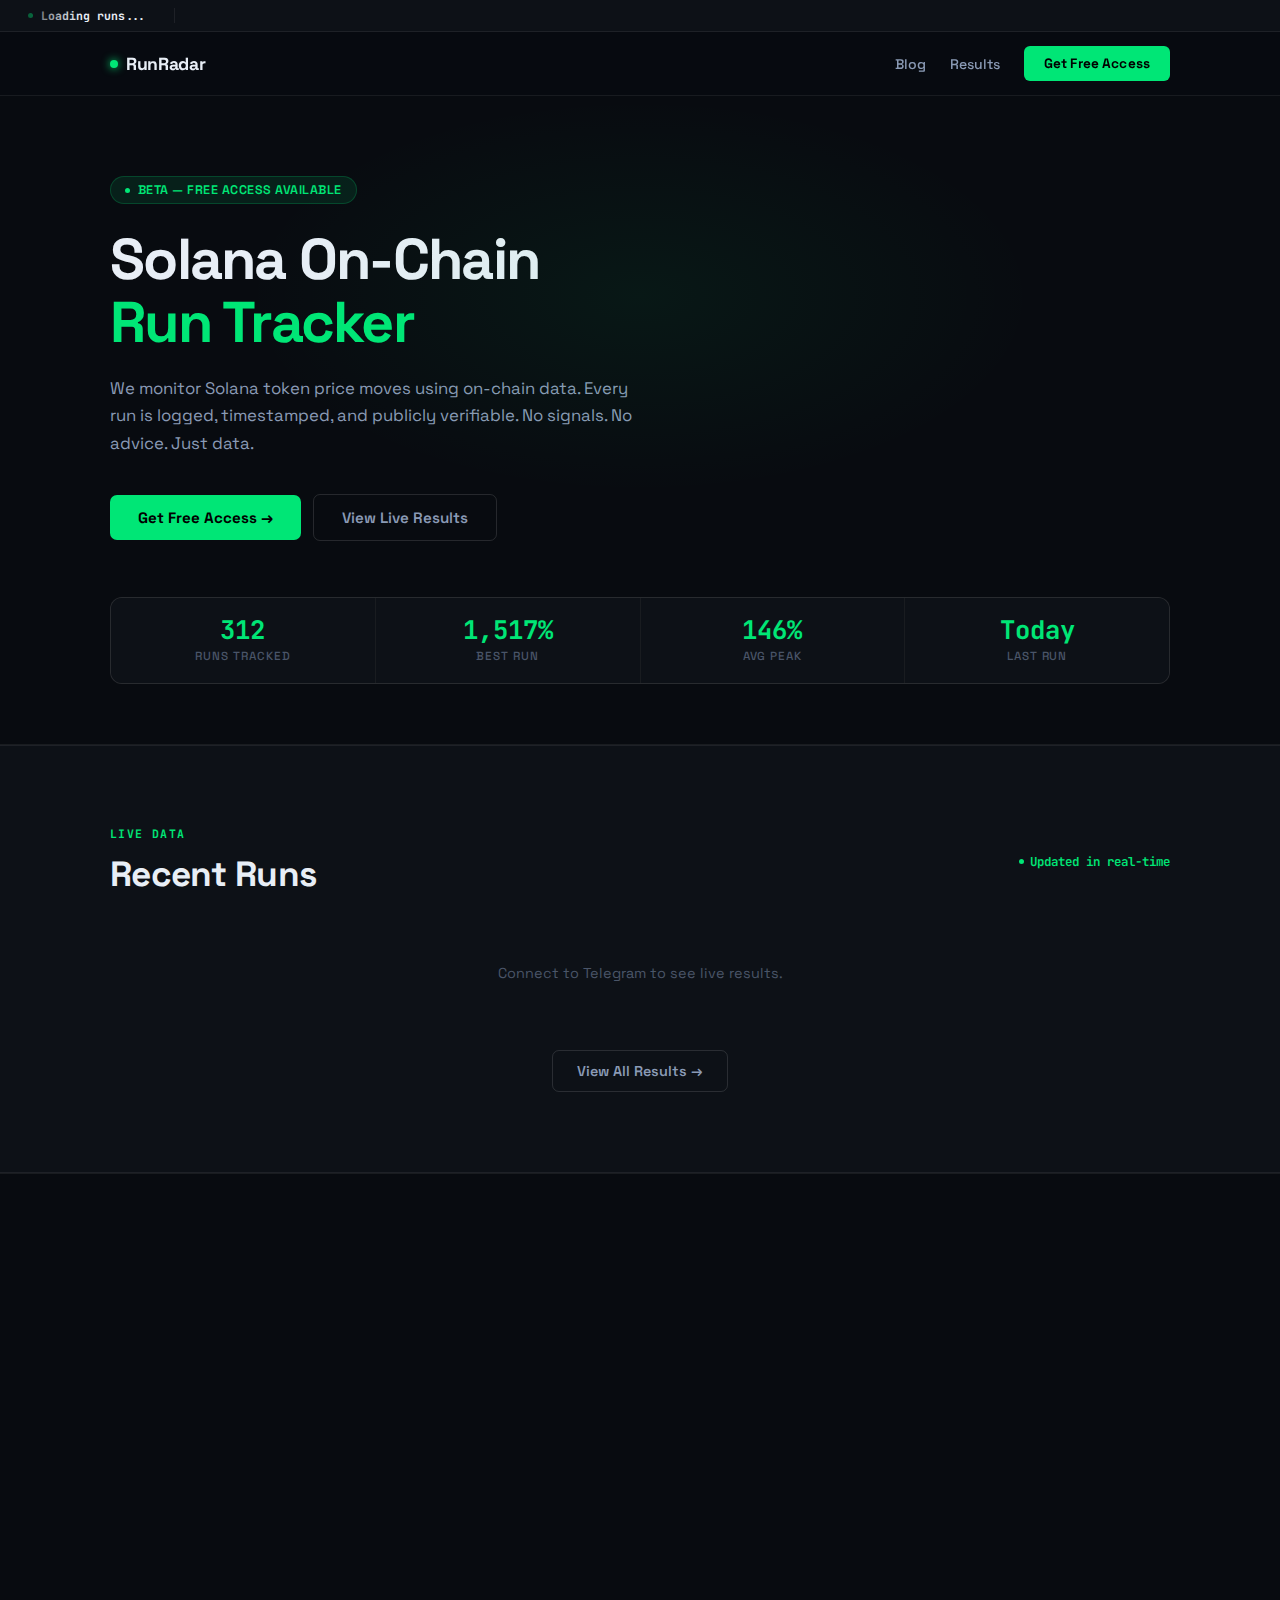
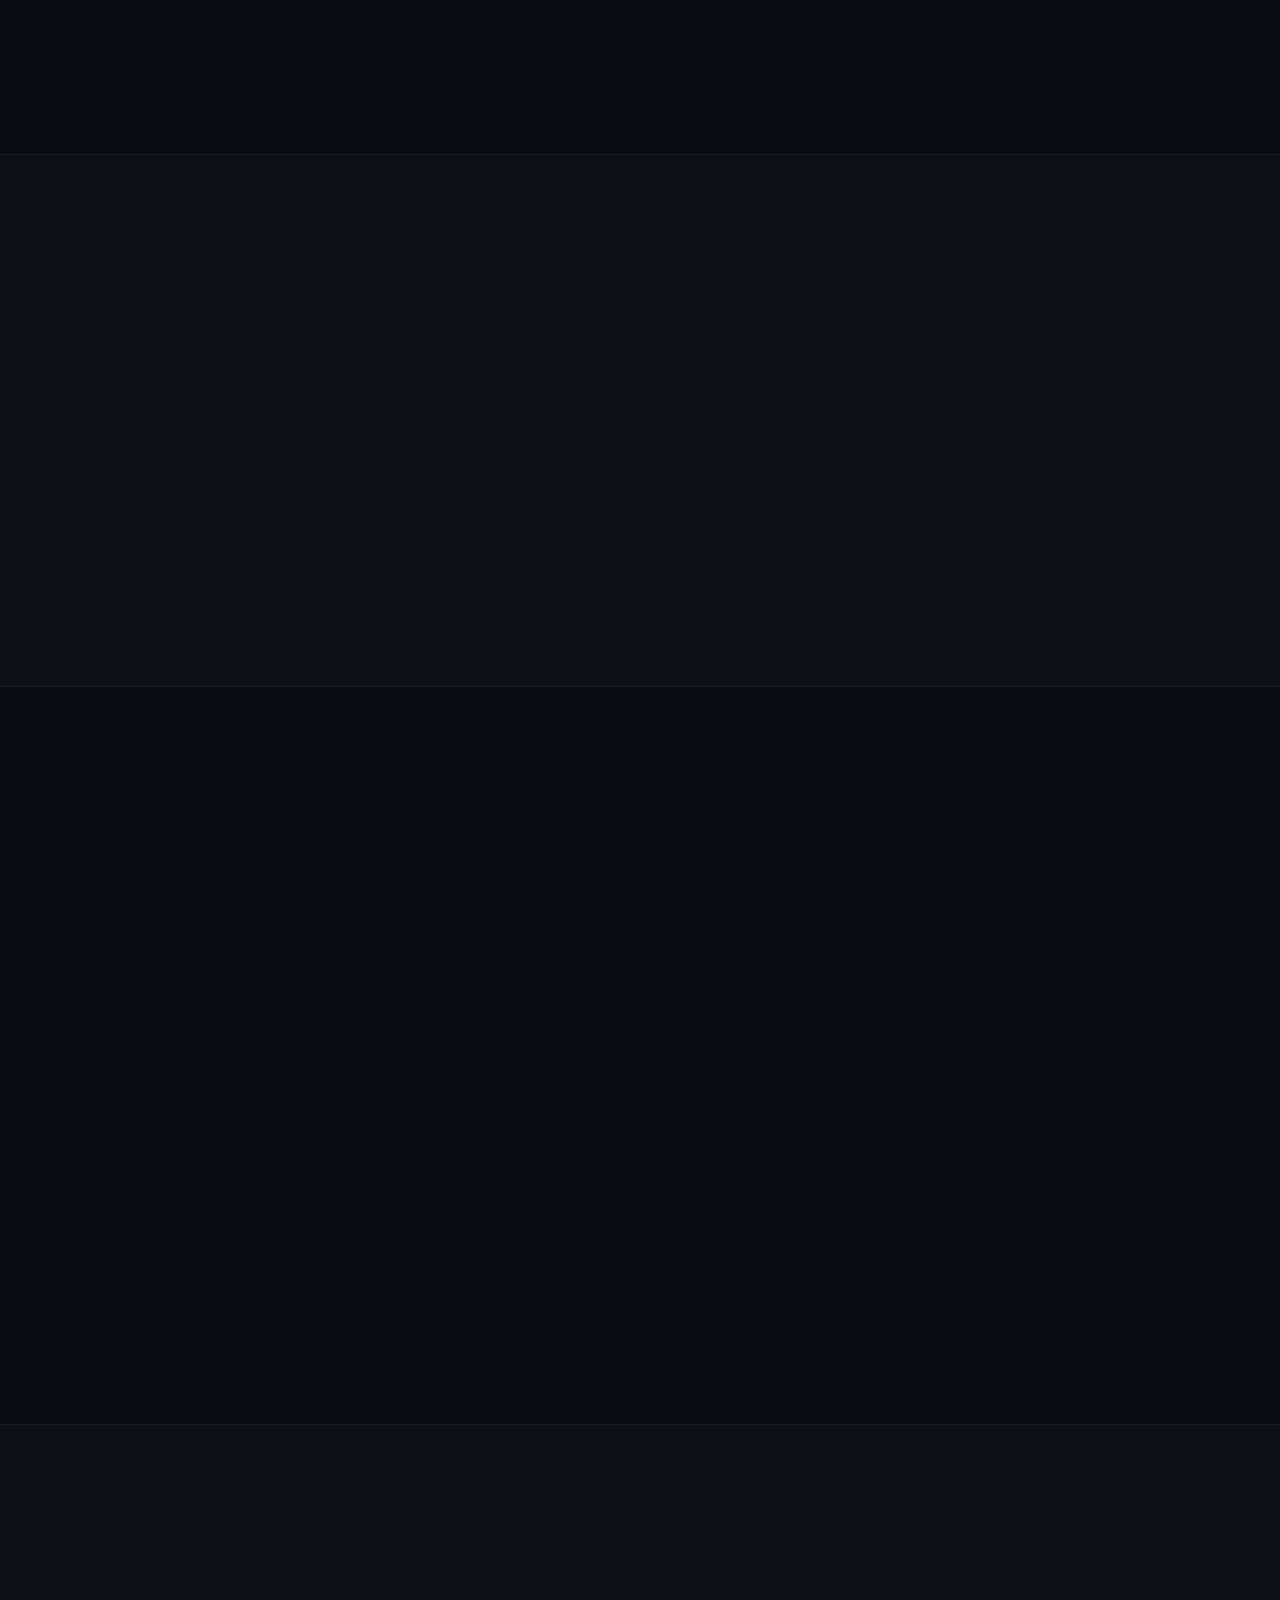
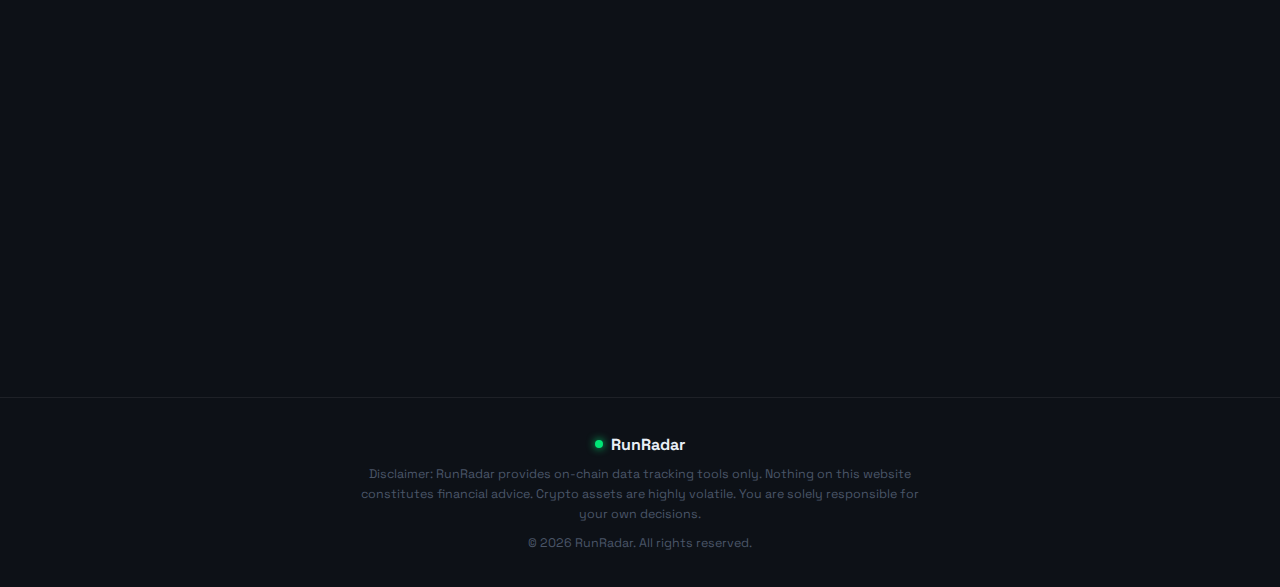
<file: index.html>
<!DOCTYPE html>
<html lang="en" style="background:#080b10">
<head>
  <meta charset="UTF-8">
  <meta name="viewport" content="width=device-width, initial-scale=1.0">
  <title>RunRadar — Solana On-Chain Run Tracker</title>
  <meta name="description" content="RunRadar tracks Solana token price moves using on-chain data. No signals, no advice — just transparent, verifiable performance data." />
  <meta property="og:title" content="RunRadar — Solana On-Chain Run Tracker" />
  <meta property="og:description" content="Track Solana token momentum with real on-chain data. Transparent, verifiable, no financial advice." />
  <meta property="og:image" content="https://i.imgur.com/6xRYodt.jpg" />
  <meta name="twitter:card" content="summary_large_image" />
  <link rel="preconnect" href="https://fonts.googleapis.com">
  <link rel="preconnect" href="https://fonts.gstatic.com" crossorigin>
  <link href="https://fonts.googleapis.com/css2?family=Space+Grotesk:wght@400;500;600;700&family=JetBrains+Mono:wght@400;500;700&display=swap" rel="stylesheet">
  <style>
    :root {
      --bg: #080b10;
      --bg2: #0d1117;
      --bg3: #111820;
      --border: rgba(255,255,255,0.07);
      --border-bright: rgba(255,255,255,0.12);
      --text: #e8eef6;
      --text-secondary: #8a9ab5;
      --text-muted: #4a5568;
      --green: #00e676;
      --green-dim: rgba(0,230,118,0.1);
      --green-border: rgba(0,230,118,0.2);
      --cyan: #00b4d8;
      --cyan-dim: rgba(0,180,216,0.08);
      --red: #ff4d4d;
      --accent: #00e676;
      --font: 'Space Grotesk', sans-serif;
      --mono: 'JetBrains Mono', monospace;
    }

    *, *::before, *::after { box-sizing: border-box; margin: 0; padding: 0; }
    html { scroll-behavior: smooth; }
    body {
      font-family: var(--font);
      background: var(--bg);
      color: var(--text);
      overflow-x: hidden;
      -webkit-font-smoothing: antialiased;
    }
    a { color: inherit; text-decoration: none; }
    button { cursor: pointer; border: none; background: none; font-family: inherit; }

    .container { max-width: 1100px; margin: 0 auto; padding: 0 20px; }

    /* ── TICKER ─────────────────────────────────────────── */
    .ticker-bar {
      background: var(--bg2);
      border-bottom: 1px solid var(--border);
      padding: 8px 0;
      overflow: hidden;
      position: relative;
    }
    .ticker-bar::before, .ticker-bar::after {
      content: '';
      position: absolute;
      top: 0; bottom: 0;
      width: 80px;
      z-index: 2;
    }
    .ticker-bar::before { left: 0; background: linear-gradient(to right, var(--bg2), transparent); }
    .ticker-bar::after { right: 0; background: linear-gradient(to left, var(--bg2), transparent); }
    .ticker-track {
      display: flex;
      gap: 0;
      white-space: nowrap;
      animation: ticker 30s linear infinite;
    }
    .ticker-track:hover { animation-play-state: paused; }
    @keyframes ticker {
      0% { transform: translateX(0); }
      100% { transform: translateX(-50%); }
    }
    .ticker-item {
      display: inline-flex;
      align-items: center;
      gap: 8px;
      padding: 0 28px;
      font-family: var(--mono);
      font-size: 0.72rem;
      color: var(--text-secondary);
      border-right: 1px solid var(--border);
    }
    .ticker-item .t-sym { color: var(--text); font-weight: 700; }
    .ticker-item .t-pct { color: var(--green); font-weight: 700; }
    .ticker-dot { width: 5px; height: 5px; border-radius: 50%; background: var(--green); display: inline-block; animation: pulse 2s infinite; }
    @keyframes pulse { 0%,100%{opacity:1} 50%{opacity:0.3} }

    /* ── NAVBAR ─────────────────────────────────────────── */
    .navbar {
      position: sticky;
      top: 0;
      z-index: 100;
      background: rgba(8,11,16,0.92);
      backdrop-filter: blur(12px);
      border-bottom: 1px solid var(--border);
      padding: 14px 0;
    }
    .nav-inner {
      display: flex;
      align-items: center;
      justify-content: space-between;
      gap: 16px;
    }
    .brand {
      display: flex;
      align-items: center;
      gap: 8px;
      font-weight: 700;
      font-size: 1.1rem;
      letter-spacing: -0.02em;
    }
    .brand-dot { width: 8px; height: 8px; border-radius: 50%; background: var(--green); box-shadow: 0 0 8px var(--green); animation: pulse 2s infinite; }
    .nav-links {
      display: flex;
      align-items: center;
      gap: 24px;
    }
    .nav-link {
      font-size: 0.88rem;
      color: var(--text-secondary);
      font-weight: 500;
      transition: color 0.2s;
    }
    .nav-link:hover { color: var(--text); }
    .btn-primary {
      background: var(--green);
      color: #000;
      font-weight: 700;
      font-size: 0.85rem;
      padding: 9px 20px;
      border-radius: 6px;
      transition: all 0.2s;
      letter-spacing: 0.01em;
    }
    .btn-primary:hover { background: #00ff88; transform: translateY(-1px); }
    .btn-ghost {
      border: 1px solid var(--border-bright);
      color: var(--text-secondary);
      font-weight: 500;
      font-size: 0.85rem;
      padding: 9px 20px;
      border-radius: 6px;
      transition: all 0.2s;
    }
    .btn-ghost:hover { border-color: var(--green); color: var(--green); }

    /* ── HERO ───────────────────────────────────────────── */
    .hero {
      padding: 80px 0 60px;
      position: relative;
    }
    .hero::before {
      content: '';
      position: absolute;
      top: 0; left: 50%;
      transform: translateX(-50%);
      width: 800px;
      height: 400px;
      background: radial-gradient(ellipse at center, rgba(0,230,118,0.06) 0%, transparent 70%);
      pointer-events: none;
    }
    .hero-label {
      display: inline-flex;
      align-items: center;
      gap: 8px;
      background: var(--green-dim);
      border: 1px solid var(--green-border);
      border-radius: 999px;
      padding: 5px 14px;
      font-size: 0.78rem;
      font-weight: 600;
      color: var(--green);
      margin-bottom: 24px;
      letter-spacing: 0.04em;
      text-transform: uppercase;
    }
    .hero h1 {
      font-size: clamp(2.2rem, 5vw, 3.6rem);
      font-weight: 700;
      line-height: 1.1;
      letter-spacing: -0.03em;
      max-width: 700px;
      margin-bottom: 20px;
    }
    .hero h1 em {
      font-style: normal;
      color: var(--green);
    }
    .hero-sub {
      font-size: 1.05rem;
      color: var(--text-secondary);
      max-width: 540px;
      line-height: 1.65;
      margin-bottom: 36px;
    }
    .hero-actions {
      display: flex;
      gap: 12px;
      flex-wrap: wrap;
      align-items: center;
      margin-bottom: 56px;
    }
    .btn-hero {
      background: var(--green);
      color: #000;
      font-weight: 700;
      font-size: 0.95rem;
      padding: 13px 28px;
      border-radius: 7px;
      transition: all 0.2s;
      display: inline-flex;
      align-items: center;
      gap: 8px;
    }
    .btn-hero:hover { background: #00ff88; transform: translateY(-2px); box-shadow: 0 8px 24px rgba(0,230,118,0.25); }
    .btn-hero-ghost {
      border: 1px solid var(--border-bright);
      color: var(--text-secondary);
      font-weight: 600;
      font-size: 0.95rem;
      padding: 13px 28px;
      border-radius: 7px;
      transition: all 0.2s;
    }
    .btn-hero-ghost:hover { border-color: rgba(255,255,255,0.25); color: var(--text); }

    /* ── STATS GRID ─────────────────────────────────────── */
    .stats-row {
      display: grid;
      grid-template-columns: repeat(4, 1fr);
      gap: 1px;
      background: var(--border);
      border: 1px solid var(--border);
      border-radius: 12px;
      overflow: hidden;
    }
    @media (max-width: 640px) { .stats-row { grid-template-columns: repeat(2, 1fr); } }
    .stat-box {
      background: var(--bg2);
      padding: 20px;
      text-align: center;
    }
    .stat-val {
      font-family: var(--mono);
      font-size: 1.6rem;
      font-weight: 700;
      color: var(--green);
      line-height: 1;
      margin-bottom: 6px;
    }
    .stat-val.loading { color: var(--text-muted); font-size: 1rem; animation: blink 1s infinite; }
    @keyframes blink { 0%,100%{opacity:1} 50%{opacity:0.3} }
    .stat-lbl {
      font-size: 0.73rem;
      color: var(--text-muted);
      text-transform: uppercase;
      letter-spacing: 0.08em;
      font-weight: 500;
    }

    /* ── SECTION BASE ───────────────────────────────────── */
    .section { padding: 80px 0; }
    .section-label {
      font-family: var(--mono);
      font-size: 0.72rem;
      color: var(--green);
      text-transform: uppercase;
      letter-spacing: 0.12em;
      font-weight: 700;
      margin-bottom: 12px;
    }
    .section-title {
      font-size: clamp(1.6rem, 3vw, 2.2rem);
      font-weight: 700;
      letter-spacing: -0.02em;
      margin-bottom: 16px;
      line-height: 1.2;
    }
    .section-text {
      color: var(--text-secondary);
      font-size: 1rem;
      line-height: 1.7;
      max-width: 580px;
    }

    /* ── LIVE RUNS FEED ─────────────────────────────────── */
    .runs-section { background: var(--bg2); border-top: 1px solid var(--border); border-bottom: 1px solid var(--border); }
    .runs-header {
      display: flex;
      align-items: center;
      justify-content: space-between;
      margin-bottom: 28px;
      flex-wrap: wrap;
      gap: 12px;
    }
    .runs-live-badge {
      display: flex;
      align-items: center;
      gap: 6px;
      font-size: 0.78rem;
      color: var(--green);
      font-weight: 600;
      font-family: var(--mono);
    }
    .runs-grid {
      display: grid;
      grid-template-columns: repeat(auto-fill, minmax(280px, 1fr));
      gap: 12px;
    }
    .run-card {
      background: var(--bg3);
      border: 1px solid var(--border);
      border-radius: 10px;
      padding: 16px 18px;
      transition: border-color 0.2s;
    }
    .run-card:hover { border-color: var(--green-border); }
    .run-card-top {
      display: flex;
      justify-content: space-between;
      align-items: flex-start;
      margin-bottom: 10px;
    }
    .run-sym {
      font-weight: 700;
      font-size: 0.95rem;
      font-family: var(--mono);
    }
    .run-pct {
      font-family: var(--mono);
      font-weight: 700;
      font-size: 1rem;
      color: var(--green);
    }
    .run-meta {
      display: flex;
      gap: 16px;
      font-size: 0.75rem;
      color: var(--text-muted);
      font-family: var(--mono);
    }
    .runs-empty {
      text-align: center;
      padding: 40px;
      color: var(--text-muted);
      font-size: 0.9rem;
      grid-column: 1/-1;
    }
    .runs-cta {
      text-align: center;
      margin-top: 28px;
    }

    /* ── HOW IT WORKS ───────────────────────────────────── */
    .steps {
      display: grid;
      grid-template-columns: repeat(3, 1fr);
      gap: 24px;
      margin-top: 48px;
    }
    @media (max-width: 768px) { .steps { grid-template-columns: 1fr; } }
    .step {
      background: var(--bg2);
      border: 1px solid var(--border);
      border-radius: 12px;
      padding: 28px 24px;
      position: relative;
    }
    .step-num {
      font-family: var(--mono);
      font-size: 0.72rem;
      color: var(--green);
      font-weight: 700;
      letter-spacing: 0.1em;
      margin-bottom: 14px;
      text-transform: uppercase;
    }
    .step-title { font-size: 1rem; font-weight: 700; margin-bottom: 8px; }
    .step-text { font-size: 0.88rem; color: var(--text-secondary); line-height: 1.6; }

    /* ── PROOF SECTION ──────────────────────────────────── */
    .proof-grid {
      display: grid;
      grid-template-columns: repeat(3, 1fr);
      gap: 20px;
      margin-top: 48px;
    }
    @media (max-width: 768px) { .proof-grid { grid-template-columns: 1fr; } }
    .proof-card {
      background: var(--bg2);
      border: 1px solid var(--border);
      border-radius: 12px;
      padding: 24px;
    }
    .proof-icon { font-size: 1.4rem; margin-bottom: 12px; }
    .proof-title { font-size: 0.95rem; font-weight: 700; margin-bottom: 8px; }
    .proof-text { font-size: 0.85rem; color: var(--text-secondary); line-height: 1.6; }

    /* ── PRICING ────────────────────────────────────────── */
    .pricing-wrap {
      max-width: 560px;
      margin: 0 auto;
      text-align: center;
    }
    .pricing-card {
      background: var(--bg2);
      border: 1px solid var(--green-border);
      border-radius: 16px;
      padding: 44px 36px;
      position: relative;
      overflow: hidden;
      margin-top: 48px;
    }
    .pricing-card::before {
      content: '';
      position: absolute;
      top: 0; left: 0; right: 0;
      height: 2px;
      background: linear-gradient(90deg, transparent, var(--green), transparent);
    }
    .pricing-badge-top {
      display: inline-block;
      background: var(--green-dim);
      border: 1px solid var(--green-border);
      border-radius: 999px;
      padding: 4px 14px;
      font-size: 0.75rem;
      font-weight: 700;
      color: var(--green);
      text-transform: uppercase;
      letter-spacing: 0.08em;
      margin-bottom: 20px;
    }
    .pricing-title { font-size: 1.9rem; font-weight: 700; letter-spacing: -0.02em; margin-bottom: 8px; }
    .pricing-anchor { font-size: 0.85rem; color: var(--text-muted); text-decoration: line-through; margin-bottom: 6px; }
    .pricing-trial { font-size: 0.95rem; color: var(--green); font-weight: 600; margin-bottom: 28px; }
    .pricing-note { font-size: 0.8rem; color: var(--text-muted); margin-top: 14px; }
    .pricing-features {
      text-align: left;
      margin: 24px 0 28px;
      display: flex;
      flex-direction: column;
      gap: 10px;
    }
    .pf-item {
      display: flex;
      align-items: center;
      gap: 10px;
      font-size: 0.88rem;
      color: var(--text-secondary);
    }
    .pf-check { color: var(--green); font-weight: 700; font-size: 0.9rem; }

    /* ── FAQ ────────────────────────────────────────────── */
    .faq-list { max-width: 680px; margin: 48px auto 0; }
    .faq-item { border-bottom: 1px solid var(--border); }
    .faq-q {
      width: 100%;
      text-align: left;
      padding: 18px 0;
      font-size: 0.95rem;
      font-weight: 600;
      color: var(--text);
      display: flex;
      justify-content: space-between;
      align-items: center;
      gap: 16px;
      cursor: pointer;
      transition: color 0.2s;
    }
    .faq-q:hover { color: var(--green); }
    .faq-icon { font-size: 1.1rem; color: var(--text-muted); transition: transform 0.2s; flex-shrink: 0; }
    .faq-item.open .faq-icon { transform: rotate(45deg); color: var(--green); }
    .faq-a { display: none; padding: 0 0 18px; font-size: 0.88rem; color: var(--text-secondary); line-height: 1.7; }
    .faq-item.open .faq-a { display: block; }

    /* ── FOOTER ─────────────────────────────────────────── */
    .footer {
      background: var(--bg2);
      border-top: 1px solid var(--border);
      padding: 36px 0;
      text-align: center;
    }
    .footer-brand { font-weight: 700; margin-bottom: 10px; display: flex; align-items: center; justify-content: center; gap: 8px; }
    .footer-disclaimer { font-size: 0.78rem; color: var(--text-muted); max-width: 560px; margin: 0 auto 10px; line-height: 1.6; }
    .footer-copy { font-size: 0.78rem; color: var(--text-muted); }

    /* ── MODAL ──────────────────────────────────────────── */
    .modal {
      display: none;
      position: fixed;
      inset: 0;
      z-index: 200;
      align-items: center;
      justify-content: center;
      padding: 20px;
    }
    .modal.open { display: flex; }
    .modal-backdrop {
      position: absolute;
      inset: 0;
      background: rgba(0,0,0,0.7);
      backdrop-filter: blur(4px);
    }
    .modal-box {
      position: relative;
      background: var(--bg2);
      border: 1px solid var(--border-bright);
      border-radius: 16px;
      padding: 36px 32px;
      width: 100%;
      max-width: 420px;
      z-index: 1;
    }
    .modal-close {
      position: absolute;
      top: 14px; right: 14px;
      color: var(--text-muted);
      font-size: 1.3rem;
      line-height: 1;
      transition: color 0.2s;
      padding: 4px;
    }
    .modal-close:hover { color: var(--text); }
    .modal-icon { font-size: 2rem; margin-bottom: 14px; }
    .modal-title { font-size: 1.3rem; font-weight: 700; margin-bottom: 8px; }
    .modal-text { font-size: 0.88rem; color: var(--text-secondary); margin-bottom: 20px; line-height: 1.6; }
    .modal-privacy { font-size: 0.75rem; color: var(--text-muted); margin-top: 12px; }

    /* ── SKIP LINK ──────────────────────────────────────── */
    .skip-link {
      position: absolute;
      top: -100px;
      left: 0;
      background: var(--green);
      color: #000;
      padding: 8px 16px;
      font-weight: 700;
      z-index: 999;
      transition: top 0.2s;
    }
    .skip-link:focus { top: 0; }

    /* ── DIVIDER ────────────────────────────────────────── */
    .divider { height: 1px; background: var(--border); }

    /* ── ANIMATIONS ─────────────────────────────────────── */
    .fade-in { opacity: 0; transform: translateY(20px); transition: opacity 0.5s ease, transform 0.5s ease; }
    .fade-in.visible { opacity: 1; transform: none; }
  </style>
</head>
<body>
  <a href="#main-content" class="skip-link">Skip to main content</a>

  <!-- Live ticker -->
  <div class="ticker-bar" id="ticker-bar" aria-hidden="true">
    <div class="ticker-track" id="ticker-track">
      <span class="ticker-item"><span class="ticker-dot"></span> <span class="t-sym">Loading runs...</span></span>
    </div>
  </div>

  <!-- Navbar -->
  <nav class="navbar">
    <div class="container nav-inner">
      <a href="/" class="brand">
        <span class="brand-dot"></span>
        RunRadar
      </a>
      <div class="nav-links">
        <a href="/blog" class="nav-link">Blog</a>
        <a href="/results" class="nav-link">Results</a>
        <button class="btn-primary" id="nav-cta">Get Free Access</button>
      </div>
    </div>
  </nav>

  <main id="main-content">

    <!-- Hero -->
    <section class="hero">
      <div class="container">
        <div class="hero-label">
          <span class="ticker-dot"></span>
          Beta — Free Access Available
        </div>
        <h1>Solana On-Chain<br><em>Run Tracker</em></h1>
        <p class="hero-sub">We monitor Solana token price moves using on-chain data. Every run is logged, timestamped, and publicly verifiable. No signals. No advice. Just data.</p>
        <div class="hero-actions">
          <button class="btn-hero" id="hero-cta">Get Free Access →</button>
          <a href="/results" class="btn-hero-ghost">View Live Results</a>
        </div>
        <!-- Stats -->
        <div class="stats-row" id="stats-row">
          <div class="stat-box"><div class="stat-val loading" id="stat-runs">—</div><div class="stat-lbl">Runs Tracked</div></div>
          <div class="stat-box"><div class="stat-val loading" id="stat-best">—</div><div class="stat-lbl">Best Run</div></div>
          <div class="stat-box"><div class="stat-val loading" id="stat-avg">—</div><div class="stat-lbl">Avg Peak</div></div>
          <div class="stat-box"><div class="stat-val loading" id="stat-last">—</div><div class="stat-lbl">Last Run</div></div>
        </div>
      </div>
    </section>

    <div class="divider"></div>

    <!-- Live Runs Feed -->
    <section class="section runs-section">
      <div class="container">
        <div class="runs-header">
          <div>
            <div class="section-label">Live Data</div>
            <div class="section-title" style="margin-bottom:0">Recent Runs</div>
          </div>
          <div class="runs-live-badge">
            <span class="ticker-dot"></span>
            Updated in real-time
          </div>
        </div>
        <div class="runs-grid" id="runs-grid">
          <div class="runs-empty">Loading recent runs...</div>
        </div>
        <div class="runs-cta">
          <a href="/results" class="btn-ghost" style="display:inline-flex;align-items:center;gap:8px;padding:11px 24px;border-radius:7px;font-size:0.9rem;font-weight:600;">
            View All Results →
          </a>
        </div>
      </div>
    </section>

    <div class="divider"></div>

    <!-- How it works -->
    <section class="section">
      <div class="container fade-in">
        <div class="section-label">How It Works</div>
        <div class="section-title">Transparent by design</div>
        <p class="section-text">RunRadar scans Solana on-chain data continuously. When a token shows measurable momentum, it gets logged — before the hype phase. Every result stays on record.</p>
        <div class="steps">
          <div class="step">
            <div class="step-num">Step 01</div>
            <div class="step-title">Continuous scanning</div>
            <p class="step-text">We monitor live Solana market activity 24/7 using on-chain data — not social media or influencer signals.</p>
          </div>
          <div class="step">
            <div class="step-num">Step 02</div>
            <div class="step-title">Momentum detection</div>
            <p class="step-text">Tokens showing measurable on-chain momentum get flagged and tracked. Every move is timestamped from detection.</p>
          </div>
          <div class="step">
            <div class="step-num">Step 03</div>
            <div class="step-title">Verified results</div>
            <p class="step-text">Every tracked run is logged with peak %, drawdown, and duration. Results are public and never deleted.</p>
          </div>
        </div>
      </div>
    </section>

    <div class="divider"></div>

    <!-- Why RunRadar -->
    <section class="section" style="background:var(--bg2);">
      <div class="container fade-in">
        <div class="section-label">Why RunRadar</div>
        <div class="section-title">Data over noise</div>
        <p class="section-text">Most crypto information is opinion-based and unverifiable. RunRadar is built on a different principle: every claim is backed by on-chain data.</p>
        <div class="proof-grid">
          <div class="proof-card">
            <div class="proof-icon">📊</div>
            <div class="proof-title">Verifiable performance</div>
            <p class="proof-text">Every run we detect is logged with entry timestamp, peak %, and drawdown. Nothing is hidden or altered.</p>
          </div>
          <div class="proof-card">
            <div class="proof-icon">⛓️</div>
            <div class="proof-title">On-chain source</div>
            <p class="proof-text">Data comes directly from Solana blockchain activity — not from social media trends or influencer calls.</p>
          </div>
          <div class="proof-card">
            <div class="proof-icon">🚫</div>
            <div class="proof-title">No financial advice</div>
            <p class="proof-text">RunRadar is a data tracking tool only. We never provide buy/sell signals, recommendations, or investment advice.</p>
          </div>
        </div>
      </div>
    </section>

    <div class="divider"></div>

    <!-- Pricing -->
    <section class="section">
      <div class="container fade-in">
        <div class="pricing-wrap">
          <div class="section-label" style="text-align:center">Access</div>
          <div class="section-title" style="text-align:center">Start Free. No Credit Card.</div>
          <div class="pricing-card">
            <div class="pricing-badge-top">Beta Access</div>
            <div class="pricing-title">Free During Beta</div>
            <div class="pricing-anchor">Regular price: $49/month</div>
            <div class="pricing-trial">Free 14-day access for early members</div>
            <div class="pricing-features">
              <div class="pf-item"><span class="pf-check">✓</span> Live Telegram results feed</div>
              <div class="pf-item"><span class="pf-check">✓</span> All tracked runs — logged & verifiable</div>
              <div class="pf-item"><span class="pf-check">✓</span> On-chain data only — no opinion</div>
              <div class="pf-item"><span class="pf-check">✓</span> Early beta pricing locked in</div>
            </div>
            <button class="btn-hero" style="width:100%;justify-content:center;" id="pricing-cta">Get Free Access →</button>
            <div class="pricing-note">Full access during beta. No payment required now.</div>
          </div>
        </div>
      </div>
    </section>

    <div class="divider"></div>

    <!-- FAQ -->
    <section class="section" style="background:var(--bg2);">
      <div class="container fade-in">
        <div class="section-label" style="text-align:center">FAQ</div>
        <div class="section-title" style="text-align:center">Common questions</div>
        <div class="faq-list" id="faq-list">
          <div class="faq-item">
            <button class="faq-q">Is this a signals group? <span class="faq-icon">+</span></button>
            <div class="faq-a">No. RunRadar tracks and logs measurable on-chain price moves. We do not provide financial advice, buy/sell signals, or trade instructions of any kind.</div>
          </div>
          <div class="faq-item">
            <button class="faq-q">Where does the data come from? <span class="faq-icon">+</span></button>
            <div class="faq-a">All data is sourced from Solana on-chain activity — liquidity, volume, and price movement data from DEX pairs. No social media signals are used.</div>
          </div>
          <div class="faq-item">
            <button class="faq-q">How are results verified? <span class="faq-icon">+</span></button>
            <div class="faq-a">Every run is logged automatically when detected, with a timestamp. Peak percentage, drawdown, and duration are all recorded and never edited retroactively.</div>
          </div>
          <div class="faq-item">
            <button class="faq-q">What happens after the 14-day beta? <span class="faq-icon">+</span></button>
            <div class="faq-a">You'll get the option to continue on a paid plan. Early beta members receive priority access and the best pricing available.</div>
          </div>
          <div class="faq-item">
            <button class="faq-q">Where do I access the results? <span class="faq-icon">+</span></button>
            <div class="faq-a">After requesting access, you'll be directed to our Telegram channel where all run results are posted in real-time.</div>
          </div>
        </div>
      </div>
    </section>

  </main>

  <!-- Footer -->
  <footer class="footer">
    <div class="container">
      <div class="footer-brand">
        <span class="brand-dot"></span>
        RunRadar
      </div>
      <p class="footer-disclaimer">Disclaimer: RunRadar provides on-chain data tracking tools only. Nothing on this website constitutes financial advice. Crypto assets are highly volatile. You are solely responsible for your own decisions.</p>
      <p class="footer-copy">© <span id="footer-year"></span> RunRadar. All rights reserved.</p>
    </div>
  </footer>

  <!-- Modal -->
  <div class="modal" id="modal" role="dialog" aria-modal="true" aria-labelledby="modal-title">
    <div class="modal-backdrop" id="modal-backdrop"></div>
    <div class="modal-box">
      <button class="modal-close" id="modal-close" aria-label="Close">×</button>
      <div class="modal-icon">📡</div>
      <h2 class="modal-title" id="modal-title">Get free beta access</h2>
      <p class="modal-text">Enter your email to receive access details. After submitting, you'll be redirected to Telegram.</p>
      <form action="https://app.kit.com/forms/9132824/subscriptions" class="seva-form formkit-form" method="post" data-sv-form="9132824" data-uid="ac3ec09ee0" data-format="inline" data-version="5" data-options="{&quot;settings&quot;:{&quot;after_subscribe&quot;:{&quot;action&quot;:&quot;message&quot;,&quot;success_message&quot;:&quot;Success! Now check your email to confirm your subscription.&quot;,&quot;redirect_url&quot;:&quot;https://runradar.app&quot;},&quot;analytics&quot;:{&quot;google&quot;:null,&quot;fathom&quot;:null,&quot;facebook&quot;:null,&quot;segment&quot;:null,&quot;pinterest&quot;:null,&quot;sparkloop&quot;:null,&quot;googletagmanager&quot;:null},&quot;modal&quot;:{&quot;trigger&quot;:&quot;timer&quot;,&quot;scroll_percentage&quot;:null,&quot;timer&quot;:5,&quot;devices&quot;:&quot;all&quot;,&quot;show_once_every&quot;:15},&quot;powered_by&quot;:{&quot;show&quot;:true,&quot;url&quot;:&quot;https://kit.com/features/forms?utm_campaign=poweredby&amp;utm_content=form&amp;utm_medium=referral&amp;utm_source=dynamic&quot;},&quot;recaptcha&quot;:{&quot;enabled&quot;:false},&quot;return_visitor&quot;:{&quot;action&quot;:&quot;show&quot;,&quot;custom_content&quot;:&quot;&quot;},&quot;slide_in&quot;:{&quot;display_in&quot;:&quot;bottom_right&quot;,&quot;trigger&quot;:&quot;timer&quot;,&quot;scroll_percentage&quot;:null,&quot;timer&quot;:5,&quot;devices&quot;:&quot;all&quot;,&quot;show_once_every&quot;:15},&quot;sticky_bar&quot;:{&quot;display_in&quot;:&quot;top&quot;,&quot;trigger&quot;:&quot;timer&quot;,&quot;scroll_percentage&quot;:null,&quot;timer&quot;:5,&quot;devices&quot;:&quot;all&quot;,&quot;show_once_every&quot;:15}},&quot;version&quot;:&quot;5&quot;}" min-width="400 500 600 700 800">
        <div data-style="clean">
          <ul class="formkit-alert formkit-alert-error" data-element="errors" data-group="alert"></ul>
          <div data-element="fields" data-stacked="false" class="seva-fields formkit-fields">
            <div class="formkit-field">
              <input class="formkit-input" name="email_address" aria-label="Email Address" placeholder="Email Address" required type="email" autocomplete="email" style="background:var(--bg3);border:1px solid var(--border-bright);color:var(--text);border-radius:7px;padding:12px 16px;width:100%;font-family:var(--font);font-size:0.9rem;margin-bottom:10px;">
            </div>
            <button data-element="submit" class="formkit-submit btn-hero" style="width:100%;justify-content:center;">
              <div class="formkit-spinner"><div></div><div></div><div></div></div>
              <span>Get Free Access →</span>
            </button>
          </div>
        </div>
      </form>
      <p class="modal-privacy">No spam. One email for access + important updates. Unsubscribe anytime.</p>
    </div>
  </div>

  <script>
    // ── Config ──────────────────────────────────────────
    var API = 'https://app.runradar.app';

    // ── Footer year ─────────────────────────────────────
    document.getElementById('footer-year').textContent = new Date().getFullYear();

    // ── Modal ───────────────────────────────────────────
    var modal = document.getElementById('modal');
    function openModal() {
      modal.classList.add('open');
      document.body.style.overflow = 'hidden';
    }
    function closeModal() {
      modal.classList.remove('open');
      document.body.style.overflow = '';
    }
    ['nav-cta','hero-cta','pricing-cta'].forEach(function(id) {
      var el = document.getElementById(id);
      if (el) el.addEventListener('click', openModal);
    });
    document.getElementById('modal-close').addEventListener('click', closeModal);
    document.getElementById('modal-backdrop').addEventListener('click', closeModal);
    document.addEventListener('keydown', function(e) { if (e.key === 'Escape') closeModal(); });

    // ── FAQ ─────────────────────────────────────────────
    document.getElementById('faq-list').addEventListener('click', function(e) {
      var btn = e.target.closest('.faq-q');
      if (!btn) return;
      var item = btn.closest('.faq-item');
      var isOpen = item.classList.contains('open');
      document.querySelectorAll('.faq-item.open').forEach(function(i) { i.classList.remove('open'); });
      if (!isOpen) item.classList.add('open');
    });

    // ── Scroll animations ────────────────────────────────
    var observer = new IntersectionObserver(function(entries) {
      entries.forEach(function(e) { if (e.isIntersecting) { e.target.classList.add('visible'); observer.unobserve(e.target); } });
    }, { threshold: 0.1 });
    document.querySelectorAll('.fade-in').forEach(function(el) { observer.observe(el); });

    // ── Load real data from API ──────────────────────────
    async function loadData() {
      try {
        var resp = await fetch(API + '/api/closed-public?min_win=0&limit=200');
        if (!resp.ok) throw new Error();
        var runs = await resp.json();
        if (!runs || !runs.length) return;

        // Stats
        var vals = runs.map(function(r) { return parseFloat(r.pnl_pct || 0); });
        var best = Math.max.apply(null, vals);
        var avg = vals.reduce(function(a,b){return a+b;},0) / vals.length;
        var last = runs[0];
        var lastTime = last && last.close_time ? timeAgo(new Date(last.close_time)) : '—';

        document.getElementById('stat-runs').textContent = runs.length;
        document.getElementById('stat-best').textContent = best.toFixed(0) + '%';
        document.getElementById('stat-avg').textContent = avg.toFixed(0) + '%';
        document.getElementById('stat-last').textContent = lastTime;
        ['stat-runs','stat-best','stat-avg','stat-last'].forEach(function(id) {
          document.getElementById(id).classList.remove('loading');
        });

        // Runs grid (top 6)
        var top = runs.slice(0, 6);
        var grid = document.getElementById('runs-grid');
        if (top.length) {
          grid.innerHTML = top.map(function(r) {
            var pct = parseFloat(r.pnl_pct || 0).toFixed(2);
            var ago = r.close_time ? timeAgo(new Date(r.close_time)) : '—';
            return '<div class="run-card">' +
              '<div class="run-card-top">' +
              '<span class="run-sym">' + (r.symbol || '?') + '</span>' +
              '<span class="run-pct">+' + pct + '%</span>' +
              '</div>' +
              '<div class="run-meta">' +
              '<span>Peak ' + pct + '%</span>' +
              '<span>' + ago + '</span>' +
              '</div></div>';
          }).join('');
        }

        // Ticker
        var tickerData = runs.slice(0, 20);
        var tickerHTML = tickerData.map(function(r) {
          var pct = parseFloat(r.pnl_pct || 0).toFixed(0);
          return '<span class="ticker-item"><span class="ticker-dot"></span><span class="t-sym">' + (r.symbol||'?') + '</span><span class="t-pct">+' + pct + '%</span></span>';
        }).join('');
        // duplicate for seamless loop
        document.getElementById('ticker-track').innerHTML = tickerHTML + tickerHTML;

      } catch(e) {
        // fallback to static values from config if API fails
        document.getElementById('stat-runs').textContent = '312';
        document.getElementById('stat-best').textContent = '1,517%';
        document.getElementById('stat-avg').textContent = '146%';
        document.getElementById('stat-last').textContent = 'Today';
        ['stat-runs','stat-best','stat-avg','stat-last'].forEach(function(id) {
          document.getElementById(id).classList.remove('loading');
        });
        document.getElementById('runs-grid').innerHTML = '<div class="runs-empty">Connect to Telegram to see live results.</div>';
      }
    }

    function timeAgo(date) {
      var diff = (Date.now() - date.getTime()) / 1000;
      if (diff < 60) return Math.floor(diff) + 's ago';
      if (diff < 3600) return Math.floor(diff/60) + 'm ago';
      if (diff < 86400) return Math.floor(diff/3600) + 'h ago';
      return Math.floor(diff/86400) + 'd ago';
    }

    loadData();
  </script>
  <script src="https://f.convertkit.com/ckjs/ck.5.js"></script>
</body>
</html>
</file>
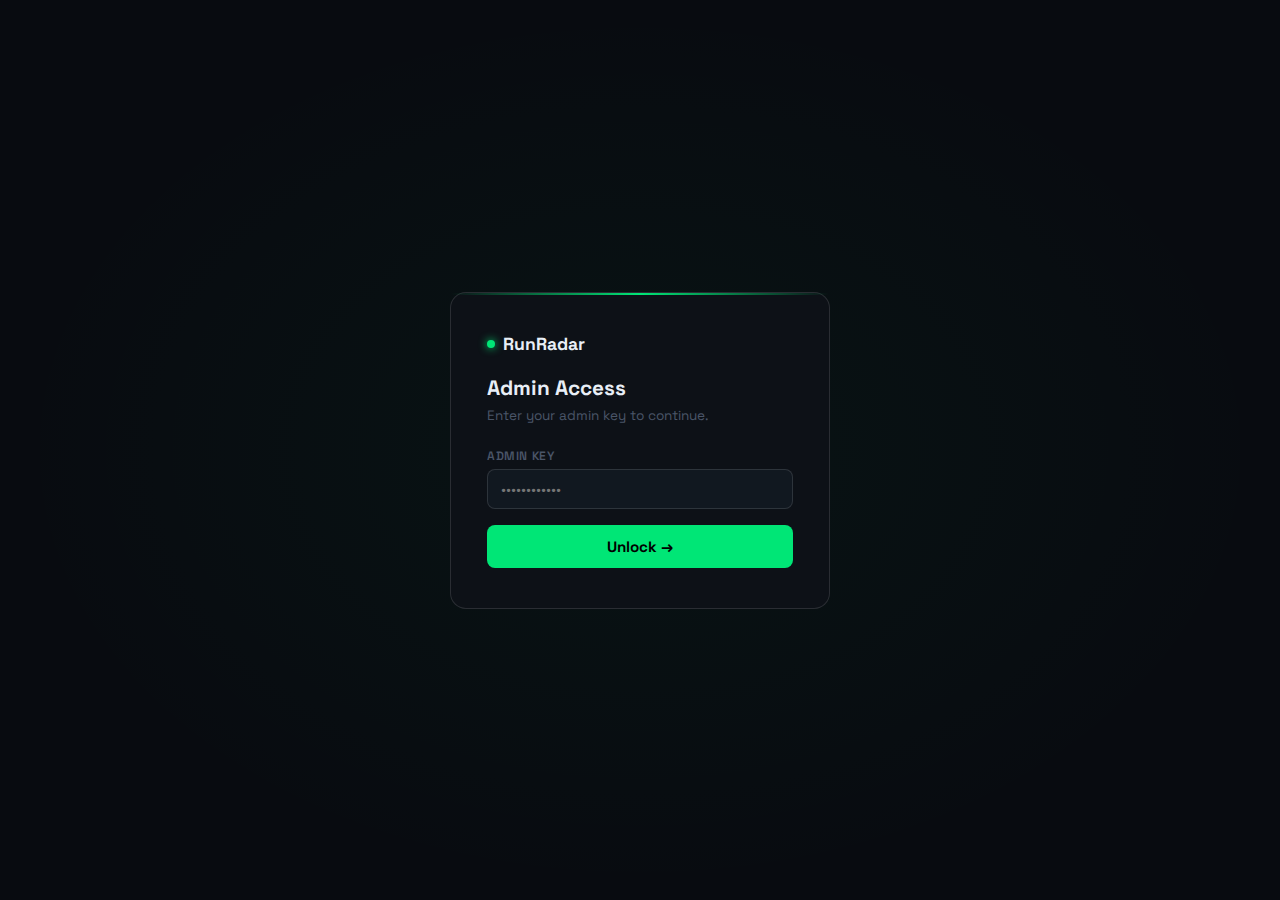
<file: admin.html>
<!DOCTYPE html>
<html lang="en">
<head>
  <meta charset="UTF-8">
  <meta name="viewport" content="width=device-width, initial-scale=1.0">
  <title>RunRadar Admin</title>
  <meta name="robots" content="noindex, nofollow">
  <link href="https://fonts.googleapis.com/css2?family=Space+Grotesk:wght@400;500;600;700&family=JetBrains+Mono:wght@400;500&display=swap" rel="stylesheet">
  <style>
    :root {
      --bg:#080b10;--bg2:#0d1117;--bg3:#111820;
      --border:rgba(255,255,255,0.07);--border-bright:rgba(255,255,255,0.12);
      --text:#e8eef6;--text-secondary:#8a9ab5;--text-muted:#4a5568;
      --green:#00e676;--green-dim:rgba(0,230,118,0.1);--green-border:rgba(0,230,118,0.2);
      --red:#ff4d4d;--red-dim:rgba(255,77,77,0.1);--red-border:rgba(255,77,77,0.2);
      --cyan:#00b4d8;--font:'Space Grotesk',sans-serif;--mono:'JetBrains Mono',monospace;
    }
    *,*::before,*::after{box-sizing:border-box;margin:0;padding:0}
    body{font-family:var(--font);background:var(--bg);color:var(--text);min-height:100vh;-webkit-font-smoothing:antialiased}
    .login-screen{min-height:100vh;display:flex;align-items:center;justify-content:center;padding:20px;background:radial-gradient(ellipse at center,rgba(0,230,118,0.04) 0%,transparent 70%)}
    .login-box{background:var(--bg2);border:1px solid var(--border-bright);border-radius:16px;padding:40px 36px;width:100%;max-width:380px;position:relative}
    .login-box::before{content:'';position:absolute;top:0;left:0;right:0;height:2px;background:linear-gradient(90deg,transparent,var(--green),transparent);border-radius:16px 16px 0 0}
    .brand{display:flex;align-items:center;gap:8px;font-weight:700;font-size:1.1rem}
    .dot{width:8px;height:8px;border-radius:50%;background:var(--green);box-shadow:0 0 8px var(--green)}
    .login-title{font-size:1.3rem;font-weight:700;margin:20px 0 6px}
    .login-sub{font-size:0.85rem;color:var(--text-muted);margin-bottom:24px}
    .alert-err{background:var(--red-dim);border:1px solid var(--red-border);color:var(--red);border-radius:8px;padding:10px 14px;font-size:0.84rem;margin-bottom:14px;display:none}
    .alert-err.show{display:block}
    .admin-screen{display:none}
    .admin-screen.show{display:block}
    .topbar{background:var(--bg2);border-bottom:1px solid var(--border);padding:14px 0;position:sticky;top:0;z-index:50}
    .topbar-inner{max-width:1000px;margin:0 auto;padding:0 20px;display:flex;align-items:center;gap:12px}
    .tpbadge{background:var(--green-dim);border:1px solid var(--green-border);color:var(--green);font-size:0.7rem;font-weight:700;padding:2px 10px;border-radius:999px;text-transform:uppercase;letter-spacing:0.08em}
    .tp-actions{margin-left:auto;display:flex;gap:10px}
    .btn-sm{font-size:0.8rem;font-weight:600;padding:7px 16px;border-radius:6px;cursor:pointer;font-family:var(--font);transition:all 0.2s;border:1px solid var(--border-bright);background:none;color:var(--text-secondary);text-decoration:none;display:inline-block}
    .btn-sm:hover{border-color:var(--red-border);color:var(--red)}
    .admin-body{max-width:1000px;margin:0 auto;padding:32px 20px;display:grid;grid-template-columns:1fr 360px;gap:24px}
    @media(max-width:768px){.admin-body{grid-template-columns:1fr}}
    .card{background:var(--bg2);border:1px solid var(--border);border-radius:14px;padding:24px;margin-bottom:20px}
    .card:last-child{margin-bottom:0}
    .card-title{font-size:0.82rem;font-weight:700;color:var(--text-secondary);text-transform:uppercase;letter-spacing:0.08em;margin-bottom:20px;display:flex;align-items:center;justify-content:space-between}
    label{display:block;font-size:0.75rem;color:var(--text-muted);font-weight:600;margin-bottom:5px;letter-spacing:0.05em;text-transform:uppercase}
    input,textarea,select{width:100%;background:var(--bg3);border:1px solid var(--border-bright);border-radius:8px;color:var(--text);font-family:var(--font);font-size:0.88rem;padding:10px 13px;margin-bottom:16px;transition:border-color 0.2s;outline:none}
    input:focus,textarea:focus,select:focus{border-color:var(--green)}
    textarea{min-height:200px;resize:vertical;line-height:1.6;font-family:var(--mono);font-size:0.8rem}
    .hint{font-size:0.73rem;color:var(--text-muted);margin-top:-12px;margin-bottom:16px}
    .btn-pub{background:var(--green);color:#000;font-weight:700;font-size:0.95rem;padding:12px;border-radius:8px;cursor:pointer;border:none;font-family:var(--font);transition:all 0.2s;width:100%}
    .btn-pub:hover{background:#00ff88}
    .btn-pub:disabled{opacity:0.5;cursor:not-allowed}
    .btn-cancel{background:none;border:1px solid var(--border-bright);color:var(--text-secondary);font-weight:600;font-size:0.88rem;padding:10px;border-radius:8px;cursor:pointer;font-family:var(--font);transition:all 0.2s;width:100%;margin-top:8px}
    .btn-cancel:hover{border-color:var(--red-border);color:var(--red)}
    .pub-msg{margin-top:14px;padding:12px 14px;border-radius:8px;font-size:0.84rem;display:none}
    .pub-msg.ok{background:var(--green-dim);border:1px solid var(--green-border);color:var(--green);display:block}
    .pub-msg.err{background:var(--red-dim);border:1px solid var(--red-border);color:var(--red);display:block}
    .edit-banner{background:rgba(0,180,216,0.1);border:1px solid rgba(0,180,216,0.3);color:var(--cyan);border-radius:8px;padding:10px 14px;font-size:0.84rem;margin-bottom:16px;display:none}
    .edit-banner.show{display:block}
    .stats-row{display:grid;grid-template-columns:repeat(3,1fr);gap:1px;background:var(--border);border-radius:10px;overflow:hidden;margin-bottom:20px}
    .stat{background:var(--bg3);padding:14px;text-align:center}
    .stat-v{font-family:var(--mono);font-size:1.4rem;font-weight:700;color:var(--green)}
    .stat-l{font-size:0.68rem;color:var(--text-muted);text-transform:uppercase;letter-spacing:0.08em;margin-top:2px}
    .post-row{background:var(--bg3);border:1px solid var(--border);border-radius:8px;padding:11px 13px;margin-bottom:8px;display:flex;align-items:center;gap:8px}
    .post-info{flex:1;min-width:0}
    .post-t{font-size:0.83rem;font-weight:600;white-space:nowrap;overflow:hidden;text-overflow:ellipsis}
    .post-m{font-size:0.71rem;color:var(--text-muted);margin-top:2px}
    .badge{font-size:0.67rem;font-weight:700;text-transform:uppercase;letter-spacing:0.06em;padding:2px 8px;border-radius:999px;flex-shrink:0}
    .badge.run{background:var(--green-dim);color:var(--green);border:1px solid var(--green-border)}
    .badge.seo{background:rgba(0,180,216,0.1);color:var(--cyan);border:1px solid rgba(0,180,216,0.2)}
    .row-actions{display:flex;gap:6px;flex-shrink:0}
    .btn-edit{font-size:0.71rem;font-weight:600;padding:3px 10px;border-radius:5px;cursor:pointer;font-family:var(--font);border:1px solid var(--border-bright);background:none;color:var(--text-secondary);transition:all 0.2s}
    .btn-edit:hover{border-color:var(--cyan);color:var(--cyan)}
    .view-link{font-size:0.72rem;color:var(--cyan);text-decoration:none;flex-shrink:0}
    .view-link:hover{text-decoration:underline}
    .empty{text-align:center;padding:28px;color:var(--text-muted);font-size:0.84rem}
  </style>
</head>
<body>

  <!-- LOGIN -->
  <div class="login-screen" id="login-screen">
    <div class="login-box">
      <div class="brand"><div class="dot"></div>RunRadar</div>
      <div class="login-title">Admin Access</div>
      <div class="login-sub">Enter your admin key to continue.</div>
      <div class="alert-err" id="login-err">Incorrect admin key.</div>
      <label>Admin Key</label>
      <input type="password" id="login-key" placeholder="••••••••••••" autocomplete="current-password">
      <button class="btn-pub" onclick="doLogin()">Unlock →</button>
    </div>
  </div>

  <!-- ADMIN -->
  <div class="admin-screen" id="admin-screen">
    <div class="topbar">
      <div class="topbar-inner">
        <div class="brand"><div class="dot"></div>RunRadar</div>
        <span class="tpbadge">Admin</span>
        <div class="tp-actions">
          <a href="/blog" class="btn-sm">← Blog</a>
          <button class="btn-sm" onclick="doLogout()">Logout</button>
        </div>
      </div>
    </div>

    <div class="admin-body">
      <div>
        <div class="card">
          <div class="card-title">
            <span id="form-title-label">✍️ New Blog Post</span>
            <span id="form-mode-badge" style="display:none;font-size:0.72rem;background:rgba(0,180,216,0.1);color:var(--cyan);border:1px solid rgba(0,180,216,0.3);padding:2px 10px;border-radius:999px;text-transform:none;letter-spacing:0">Editing post</span>
          </div>
          <div class="edit-banner" id="edit-banner">✏️ Editing: <span id="edit-slug-label"></span></div>
          <label>Title</label>
          <input type="text" id="title" placeholder="e.g. What Is On-Chain Momentum Tracking?">
          <label>Meta Description (for Google)</label>
          <input type="text" id="meta" placeholder="One sentence for search engines...">
          <label>Post Type</label>
          <select id="post-type">
            <option value="seo">📚 Education / SEO</option>
            <option value="run">🏁 Run Report</option>
          </select>
          <label>Cover Image URL (blank = auto)</label>
          <input type="text" id="image-url" placeholder="https://i.imgur.com/... or leave blank">
          <div class="hint">Tip: upload image to imgur.com → copy direct link (.jpg/.png)</div>
          <label>Content (HTML)</label>
          <textarea id="content" placeholder="<p>Write your article...</p>"></textarea>
          <div class="hint">Use &lt;p&gt; &lt;h2&gt; &lt;h3&gt; &lt;ul&gt; &lt;li&gt; &lt;strong&gt; tags.</div>
          <button class="btn-pub" id="pub-btn" onclick="submitPost()">Publish Post →</button>
          <button class="btn-cancel" id="cancel-btn" onclick="cancelEdit()" style="display:none">✕ Cancel Edit</button>
          <div class="pub-msg" id="pub-msg"></div>
        </div>
      </div>

      <div>
        <div class="card">
          <div class="card-title">📊 Stats</div>
          <div class="stats-row">
            <div class="stat"><div class="stat-v" id="s-total">—</div><div class="stat-l">Total</div></div>
            <div class="stat"><div class="stat-v" id="s-run">—</div><div class="stat-l">Runs</div></div>
            <div class="stat"><div class="stat-v" id="s-seo">—</div><div class="stat-l">SEO</div></div>
          </div>
        </div>
        <div class="card">
          <div class="card-title">📋 Recent Posts</div>
          <div id="posts-list"><div class="empty">Loading...</div></div>
        </div>
      </div>
    </div>
  </div>

  <script>
    var API = 'https://app.runradar.app';
    var SK = 'rr_ak';
    var editingSlug = null;

    function doLogin() {
      var key = document.getElementById('login-key').value.trim();
      if (!key) return;
      sessionStorage.setItem(SK, key);
      showAdmin();
    }
    function doLogout() {
      sessionStorage.removeItem(SK);
      document.getElementById('admin-screen').classList.remove('show');
      document.getElementById('login-screen').style.display = 'flex';
      document.getElementById('login-key').value = '';
    }
    function showAdmin() {
      document.getElementById('login-screen').style.display = 'none';
      document.getElementById('admin-screen').classList.add('show');
      loadPosts();
    }
    window.addEventListener('load', function() { if (sessionStorage.getItem(SK)) showAdmin(); });
    document.addEventListener('keydown', function(e) {
      if (e.key==='Enter' && document.getElementById('login-screen').style.display!=='none') doLogin();
    });

    function startEdit(slug, title, meta, content, imageUrl, postType) {
      editingSlug = slug;
      document.getElementById('title').value = title || '';
      document.getElementById('meta').value = meta || '';
      document.getElementById('content').value = content || '';
      document.getElementById('image-url').value = imageUrl || '';
      document.getElementById('post-type').value = postType || 'seo';
      document.getElementById('form-title-label').textContent = '✏️ Edit Post';
      document.getElementById('form-mode-badge').style.display = 'inline-block';
      document.getElementById('edit-banner').classList.add('show');
      document.getElementById('edit-slug-label').textContent = slug;
      document.getElementById('pub-btn').textContent = 'Save Changes →';
      document.getElementById('cancel-btn').style.display = 'block';
      document.getElementById('pub-msg').className = 'pub-msg';
      window.scrollTo({top: 0, behavior: 'smooth'});
    }

    function cancelEdit() {
      editingSlug = null;
      ['title','meta','content','image-url'].forEach(function(id){ document.getElementById(id).value=''; });
      document.getElementById('post-type').value = 'seo';
      document.getElementById('form-title-label').textContent = '✍️ New Blog Post';
      document.getElementById('form-mode-badge').style.display = 'none';
      document.getElementById('edit-banner').classList.remove('show');
      document.getElementById('pub-btn').textContent = 'Publish Post →';
      document.getElementById('cancel-btn').style.display = 'none';
      document.getElementById('pub-msg').className = 'pub-msg';
    }

    async function submitPost() {
      var btn = document.getElementById('pub-btn');
      var msg = document.getElementById('pub-msg');
      msg.className = 'pub-msg';
      var title = document.getElementById('title').value.trim();
      var content = document.getElementById('content').value.trim();
      if (!title || !content) { msg.className='pub-msg err'; msg.textContent='❌ Title and content required.'; return; }
      btn.disabled=true; btn.textContent = editingSlug ? 'Saving...' : 'Publishing...';

      var payload = {
        admin_key: sessionStorage.getItem(SK)||'',
        title, content,
        meta_description: document.getElementById('meta').value.trim() || title.substring(0,150),
        image_url: document.getElementById('image-url').value.trim(),
        post_type: document.getElementById('post-type').value
      };

      try {
        var url = editingSlug ? API+'/api/blog/'+editingSlug : API+'/api/blog';
        var method = editingSlug ? 'PUT' : 'POST';
        var r = await fetch(url, { method, headers:{'Content-Type':'application/json'}, body: JSON.stringify(payload) });
        var d = await r.json();
        if (d.ok) {
          msg.className='pub-msg ok';
          msg.textContent = editingSlug ? '✅ Post updated!' : '✅ Published! /blog/'+d.slug;
          cancelEdit();
          loadPosts();
        } else if (r.status===401) {
          msg.className='pub-msg err'; msg.textContent='❌ Wrong admin key.'; doLogout();
        } else {
          msg.className='pub-msg err'; msg.textContent='❌ '+(d.error||'Error');
        }
      } catch(e) { msg.className='pub-msg err'; msg.textContent='❌ '+e.message; }
      btn.disabled=false;
      btn.textContent = editingSlug ? 'Save Changes →' : 'Publish Post →';
    }

    async function loadPosts() {
      try {
        var r = await fetch(API+'/api/blog?limit=50');
        var posts = await r.json();
        var list = document.getElementById('posts-list');
        if (!posts||!posts.length) {
          list.innerHTML='<div class="empty">No posts yet.</div>';
          ['s-total','s-run','s-seo'].forEach(function(id){ document.getElementById(id).textContent='0'; });
          return;
        }
        document.getElementById('s-total').textContent=posts.length;
        document.getElementById('s-run').textContent=posts.filter(function(p){return p.post_type==='run';}).length;
        document.getElementById('s-seo').textContent=posts.filter(function(p){return p.post_type!=='run';}).length;
        list.innerHTML=posts.map(function(p) {
          var d=new Date(p.created_at).toLocaleDateString('en-US',{month:'short',day:'numeric'});
          var t=p.post_type==='run'?'run':'seo';
          var safeTitle=(p.title||'').replace(/'/g,"\\'");
          var safeMeta=(p.meta_description||'').replace(/'/g,"\\'");
          var safeContent=(p.content||'').replace(/'/g,"\\'").replace(/\n/g,'\\n');
          var safeImg=(p.image_url||'').replace(/'/g,"\\'");
          return '<div class="post-row">'+
            '<div class="post-info"><div class="post-t">'+p.title+'</div><div class="post-m">'+d+'</div></div>'+
            '<span class="badge '+t+'">'+t+'</span>'+
            '<div class="row-actions">'+
            '<button class="btn-edit" onclick="startEdit(\''+p.slug+'\',\''+safeTitle+'\',\''+safeMeta+'\',\''+safeContent+'\',\''+safeImg+'\',\''+p.post_type+'\')">Edit</button>'+
            '<a class="view-link" href="/blog/'+p.slug+'" target="_blank">View →</a>'+
            '</div></div>';
        }).join('');
      } catch(e) { document.getElementById('posts-list').innerHTML='<div class="empty">Could not load.</div>'; }
    }
  </script>
</body>
</html>
</file>
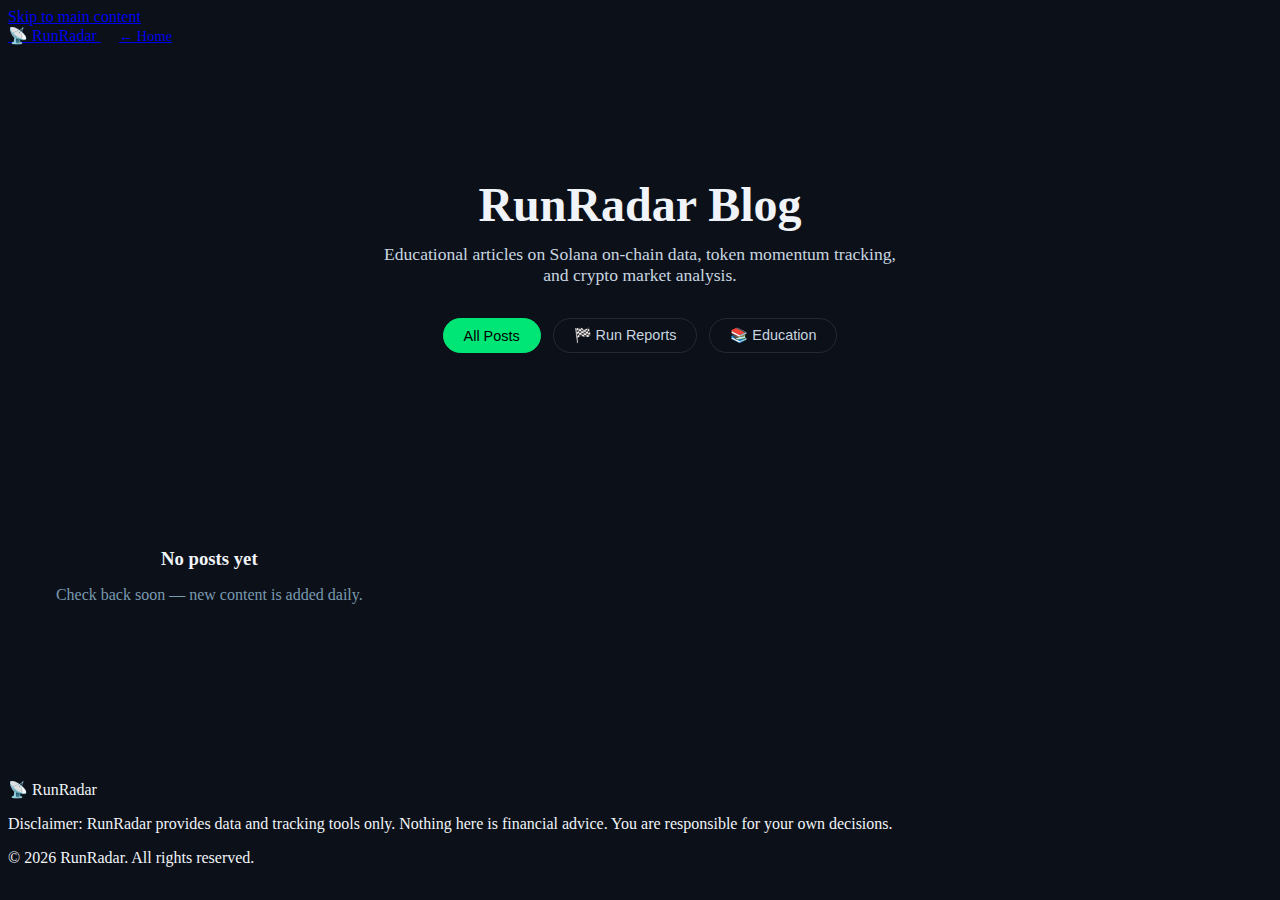
<file: blog.html>
<!DOCTYPE html>
<html lang="en" style="background:#080b10">
<head>
  <meta charset="UTF-8">
  <meta name="viewport" content="width=device-width, initial-scale=1.0">
  <title>RunRadar Blog — Solana On-Chain Data & Crypto Insights</title>
  <meta name="description" content="Educational articles about Solana on-chain data, token momentum tracking, and crypto market analysis. No financial advice — just data." />
  <meta property="og:title" content="RunRadar Blog — Solana On-Chain Insights" />
  <meta property="og:description" content="Educational articles about Solana on-chain data and token momentum tracking." />
  <meta property="og:image" content="https://i.imgur.com/6xRYodt.jpg" />
  <meta property="og:url" content="https://runradar.app/blog" />
  <meta property="og:type" content="website" />
  <meta name="twitter:card" content="summary_large_image" />
  <meta name="twitter:image" content="https://i.imgur.com/6xRYodt.jpg" />
  <meta name="twitter:title" content="RunRadar Blog — Solana On-Chain Insights" />
  <meta name="twitter:description" content="Educational articles about Solana on-chain data and token momentum tracking." />
  <link rel="canonical" href="https://runradar.app/blog" />
  <link rel="preconnect" href="https://fonts.googleapis.com">
  <link rel="preconnect" href="https://fonts.gstatic.com" crossorigin>
  <link href="https://fonts.googleapis.com/css2?family=Inter:wght@400;600;700;800&display=swap" rel="stylesheet">
  <style>
    :root {
      --bg: #0c1018;
      --bg2: #131920;
      --card-bg: #131920;
      --border: rgba(255,255,255,0.1);
      --text-primary: #f0f4f8;
      --text-secondary: #c8d6e0;
      --text-muted: #7a9ab0;
      --accent: #00e676;
    }
    html, body { background: #0c1018 !important; color: #f0f4f8 !important; }
    .post-content p, .post-content li { color: #c8d6e0 !important; }
    .post-content h2, .post-content h3 { color: #f0f4f8 !important; }
    .post-title { color: #f0f4f8 !important; }
    .post-meta { color: #7a9ab0 !important; }
    .blog-hero {
      padding: 100px 0 48px;
      text-align: center;
      background: var(--bg);
    }
    .blog-hero h1 {
      font-size: clamp(2rem, 5vw, 3rem);
      font-weight: 800;
      color: var(--text-primary);
      margin-bottom: 12px;
    }
    .blog-hero p {
      color: var(--text-secondary);
      font-size: 1.1rem;
      max-width: 540px;
      margin: 0 auto;
    }
    .blog-tabs {
      display: flex;
      gap: 12px;
      justify-content: center;
      margin: 32px 0 0;
      flex-wrap: wrap;
    }
    .blog-tab {
      padding: 8px 20px;
      border-radius: 999px;
      border: 1px solid var(--border);
      background: transparent;
      color: var(--text-secondary);
      cursor: pointer;
      font-size: 0.9rem;
      transition: all 0.2s;
    }
    .blog-tab.active, .blog-tab:hover {
      background: var(--accent);
      color: #000;
      border-color: var(--accent);
    }
    .blog-grid {
      display: grid;
      grid-template-columns: repeat(auto-fill, minmax(320px, 1fr));
      gap: 28px;
      padding: 48px 0 80px;
    }
    .blog-card {
      background: var(--card-bg);
      border: 1px solid var(--border);
      border-radius: 16px;
      overflow: hidden;
      transition: transform 0.2s, border-color 0.2s;
      text-decoration: none;
      display: block;
    }
    .blog-card:hover {
      transform: translateY(-4px);
      border-color: var(--accent);
    }
    .blog-card-img {
      width: 100%;
      height: 180px;
      object-fit: cover;
      background: #1a2535;
    }
    .blog-card-body { padding: 20px; }
    .blog-card-type {
      font-size: 0.75rem;
      font-weight: 700;
      text-transform: uppercase;
      letter-spacing: 0.08em;
      color: var(--accent);
      margin-bottom: 8px;
    }
    .blog-card-type.run { color: #22c55e; }
    .blog-card-title {
      font-size: 1rem;
      font-weight: 700;
      color: var(--text-primary);
      line-height: 1.4;
      margin-bottom: 8px;
    }
    .blog-card-meta { font-size: 0.8rem; color: var(--text-muted); }
    .blog-card-run-badge {
      display: inline-block;
      background: rgba(34,197,94,0.1);
      color: #22c55e;
      border: 1px solid rgba(34,197,94,0.3);
      border-radius: 999px;
      padding: 2px 10px;
      font-size: 0.78rem;
      font-weight: 700;
      margin-bottom: 8px;
    }

    /* Single post page */
    .post-hero { padding: 100px 0 0; }
    .post-hero-img {
      width: 100%;
      height: 380px;
      object-fit: cover;
      border-radius: 16px;
      margin-bottom: 32px;
    }
    .post-meta {
      font-size: 0.85rem;
      color: var(--text-muted);
      margin-bottom: 12px;
    }
    .post-title {
      font-size: clamp(1.6rem, 4vw, 2.4rem);
      font-weight: 800;
      color: var(--text-primary);
      line-height: 1.25;
      margin-bottom: 16px;
    }

    /* TTS Player */
    .tts-bar {
      display: flex;
      align-items: center;
      gap: 12px;
      background: #1a2535;
      border: 1px solid var(--border);
      border-radius: 12px;
      padding: 14px 18px;
      margin-bottom: 28px;
    }
    .tts-btn {
      width: 40px;
      height: 40px;
      border-radius: 50%;
      background: var(--accent);
      border: none;
      cursor: pointer;
      display: flex;
      align-items: center;
      justify-content: center;
      flex-shrink: 0;
      transition: all 0.2s;
    }
    .tts-btn:hover { background: #00ff88; transform: scale(1.05); }
    .tts-btn svg { width: 16px; height: 16px; fill: #000; }
    .tts-label { font-size: 0.85rem; color: var(--text-secondary); }
    .tts-label strong { color: var(--text-primary); display: block; font-size: 0.82rem; }
    .tts-loading { font-size: 0.8rem; color: var(--text-muted); display: none; }

    .post-content {
      max-width: 720px;
      margin: 0 auto 80px;
      color: var(--text-secondary);
      line-height: 1.85;
      font-size: 1.05rem;
    }
    .post-content h2 {
      font-size: 1.4rem;
      font-weight: 700;
      color: var(--text-primary);
      margin: 36px 0 14px;
    }
    .post-content h3 {
      font-size: 1.15rem;
      font-weight: 600;
      color: var(--text-primary);
      margin: 24px 0 8px;
    }
    .post-content p { margin-bottom: 18px; color: #c8d6e0; }
    .post-content ul { padding-left: 24px; margin-bottom: 16px; }
    .post-content li { margin-bottom: 8px; color: #c8d6e0; }
    .post-content strong { color: var(--text-primary); }
    .post-video {
      background: var(--card-bg);
      border: 1px solid var(--border);
      border-radius: 16px;
      padding: 24px;
      margin: 32px 0;
      text-align: center;
    }
    .post-video a { color: var(--accent); font-weight: 600; text-decoration: none; }
    .post-video a:hover { text-decoration: underline; }
    .post-disclaimer {
      background: rgba(255,255,255,0.04);
      border: 1px solid var(--border);
      border-radius: 12px;
      padding: 16px 20px;
      font-size: 0.85rem;
      color: var(--text-muted);
      margin-top: 40px;
    }
    .back-link {
      display: inline-flex;
      align-items: center;
      gap: 6px;
      color: var(--text-secondary);
      text-decoration: none;
      font-size: 0.9rem;
      margin-bottom: 24px;
      transition: color 0.2s;
    }

    /* CTA Banner inside post */
    .post-cta-banner {
      background: linear-gradient(135deg, #0d2818 0%, #0a1f2e 100%);
      border: 1px solid rgba(0,230,118,0.2);
      border-radius: 16px;
      padding: 28px 24px;
      margin: 40px 0;
      text-align: center;
    }
    .post-cta-banner .cta-icon { font-size: 1.8rem; margin-bottom: 10px; }
    .post-cta-banner h3 {
      font-size: 1.1rem;
      font-weight: 800;
      color: var(--text-primary);
      margin-bottom: 8px;
    }
    .post-cta-banner p {
      font-size: 0.88rem;
      color: var(--text-secondary);
      margin-bottom: 18px;
      line-height: 1.5;
    }
    .post-cta-form {
      display: flex;
      gap: 8px;
      max-width: 400px;
      margin: 0 auto;
    }
    .post-cta-form input {
      flex: 1;
      background: rgba(255,255,255,0.07);
      border: 1px solid rgba(0,230,118,0.25);
      border-radius: 8px;
      padding: 10px 14px;
      color: var(--text-primary);
      font-size: 0.88rem;
      outline: none;
    }
    .post-cta-form input::placeholder { color: var(--text-muted); }
    .post-cta-form button {
      background: var(--accent);
      border: none;
      border-radius: 8px;
      padding: 10px 18px;
      font-weight: 700;
      font-size: 0.88rem;
      color: #000;
      cursor: pointer;
      white-space: nowrap;
      transition: background 0.2s;
    }
    .post-cta-form button:hover { background: #00ff88; }
    @media(max-width:480px){
      .post-cta-form { flex-direction: column; }
    }
    .back-link:hover { color: var(--accent); }
    .loading-state {
      text-align: center;
      padding: 80px 0;
      color: var(--text-muted);
      font-size: 1rem;
    }
    .empty-state {
      text-align: center;
      padding: 80px 0;
      color: var(--text-muted);
    }
    .empty-state h3 { color: var(--text-primary); margin-bottom: 8px; }
  </style>
</head>
<body>
  <a href="#main-content" class="skip-link">Skip to main content</a>

  <nav class="navbar" role="navigation" aria-label="Main navigation">
    <div class="container nav-container">
      <a href="/" class="brand" aria-label="RunRadar home">
        <span class="brand-icon" aria-hidden="true">📡</span>
        <span class="brand-name">RunRadar</span>
      </a>
      <a href="/" class="btn btn-secondary" style="font-size:0.9rem;padding:8px 18px;">← Home</a>
    </div>
  </nav>

  <main id="main-content">
    <div id="blog-list-view">
      <div class="blog-hero">
        <div class="container">
          <h1>RunRadar Blog</h1>
          <p>Educational articles on Solana on-chain data, token momentum tracking, and crypto market analysis.</p>
          <div class="blog-tabs">
            <button class="blog-tab active" onclick="filterPosts('all')">All Posts</button>
            <button class="blog-tab" onclick="filterPosts('run')">🏁 Run Reports</button>
            <button class="blog-tab" onclick="filterPosts('seo')">📚 Education</button>
          </div>
        </div>
      </div>
      <div class="container">
        <div class="blog-grid" id="blog-grid">
          <div class="loading-state">Loading posts...</div>
        </div>
      </div>
    </div>

    <div id="blog-post-view" style="display:none;">
      <div class="container">
        <div style="padding-top:100px;">
          <a href="/blog" class="back-link" onclick="showList(); return false;">← Back to Blog</a>
          <div id="post-content-area"></div>
        </div>
      </div>
    </div>
  </main>

  <footer class="footer" role="contentinfo">
    <div class="container">
      <div class="footer-brand">
        <span aria-hidden="true">📡</span>
        <span>RunRadar</span>
      </div>
      <p class="footer-disclaimer">Disclaimer: RunRadar provides data and tracking tools only. Nothing here is financial advice. You are responsible for your own decisions.</p>
      <p class="footer-copy">&copy; <span id="footer-year"></span> RunRadar. All rights reserved.</p>
    </div>
  </footer>

  <script src="config.js"></script>
  <script>
    document.getElementById('footer-year').textContent = new Date().getFullYear();

    // ── Config ──────────────────────────────────────────────
    var API_BASE = (window.RUNRADAR && window.RUNRADAR.apiBase) || 'https://app.runradar.app';

    var allPosts = [];
    var currentFilter = 'all';

    // ── Fetch posts ─────────────────────────────────────────
    async function fetchPosts() {
      try {
        var resp = await fetch(API_BASE + '/api/blog?limit=50');
        if (!resp.ok) throw new Error('API error');
        allPosts = await resp.json();
        renderGrid(allPosts);
      } catch(e) {
        document.getElementById('blog-grid').innerHTML =
          '<div class="empty-state"><h3>No posts yet</h3><p>Check back soon — new content is added daily.</p></div>';
      }
    }

    function filterPosts(type) {
      currentFilter = type;
      document.querySelectorAll('.blog-tab').forEach(function(t) { t.classList.remove('active'); });
      event.target.classList.add('active');
      var filtered = type === 'all' ? allPosts : allPosts.filter(function(p) { return p.post_type === type; });
      renderGrid(filtered);
    }

    function formatDate(iso) {
      try {
        return new Date(iso).toLocaleDateString('en-US', { year:'numeric', month:'short', day:'numeric' });
      } catch(e) { return ''; }
    }

    function renderGrid(posts) {
      var grid = document.getElementById('blog-grid');
      if (!posts || posts.length === 0) {
        grid.innerHTML = '<div class="empty-state"><h3>No posts yet</h3><p>Check back soon — new content is added daily.</p></div>';
        return;
      }
      grid.innerHTML = posts.map(function(p) {
        var badge = p.post_type === 'run'
          ? '<div class="blog-card-run-badge">+' + (p.max_run_pct ? p.max_run_pct.toFixed(0) + '%' : '') + ' Run</div>'
          : '';
        var typeLabel = p.post_type === 'run' ? 'Run Report' : 'Education';
        var imgSrc = p.image_url || 'https://source.unsplash.com/640x360/?cryptocurrency,blockchain';
        return '<a class="blog-card" href="/blog/' + p.slug + '" onclick="loadPost(\'' + p.slug + '\'); return false;">' +
          '<img class="blog-card-img" src="' + imgSrc + '" alt="' + p.title + '" loading="lazy">' +
          '<div class="blog-card-body">' +
          '<div class="blog-card-type ' + p.post_type + '">' + typeLabel + '</div>' +
          badge +
          '<div class="blog-card-title">' + p.title + '</div>' +
          '<div class="blog-card-meta">' + formatDate(p.created_at) + '</div>' +
          '</div></a>';
      }).join('');
    }

    // ── Load single post ────────────────────────────────────
    async function loadPost(slug) {
      window.history.pushState({slug: slug}, '', '/blog/' + slug);
      document.getElementById('blog-list-view').style.display = 'none';
      document.getElementById('blog-post-view').style.display = 'block';
      document.getElementById('post-content-area').innerHTML = '<div class="loading-state">Loading...</div>';
      window.scrollTo(0, 0);

      try {
        var resp = await fetch(API_BASE + '/api/blog/' + slug);
        if (!resp.ok) throw new Error('Not found');
        var p = await resp.json();

        var videoSection = '';
        if (p.video_url) {
          videoSection = '<div class="post-video">🎬 <strong>Watch the run video:</strong> <a href="' + p.video_url + '" target="_blank" rel="noopener">View on HeyGen</a></div>';
        }

        var runBadge = p.post_type === 'run' && p.max_run_pct
          ? '<span class="blog-card-run-badge">+' + p.max_run_pct.toFixed(0) + '% Move Recorded</span><br><br>'
          : '';

        document.getElementById('post-content-area').innerHTML =
          '<img class="post-hero-img" src="' + (p.image_url || '') + '" alt="' + p.title + '">' +
          '<div class="post-meta">' + formatDate(p.created_at) + ' · RunRadar</div>' +
          runBadge +
          '<h1 class="post-title">' + p.title + '</h1>' +
          '<div class="tts-bar">' +
            '<button class="tts-btn" id="tts-btn" onclick="toggleTTS()" title="Listen to this article">' +
              '<svg viewBox="0 0 24 24"><path d="M8 5v14l11-7z"/></svg>' +
            '</button>' +
            '<div>' +
              '<div class="tts-label"><strong>🔊 Listen to this article</strong>Uses your browser\'s built-in voice</div>' +
            '</div>' +
          '</div>' +
          '<div class="post-content" id="post-text-content">' +
          videoSection +
          injectCTA(p.content) +
          '<div class="post-disclaimer">⚠️ Disclaimer: This article is for educational and informational purposes only. RunRadar does not provide financial advice. Always do your own research before making any financial decisions.</div>' +
          '</div>';

        // Update page title for SEO
        document.title = p.title + ' — RunRadar Blog';
        var metaDesc = document.querySelector('meta[name="description"]');
        if (metaDesc) metaDesc.setAttribute('content', p.meta_description || '');

      } catch(e) {
        document.getElementById('post-content-area').innerHTML =
          '<div class="empty-state"><h3>Post not found</h3><p><a href="/blog" onclick="showList(); return false;" style="color:var(--accent)">← Back to Blog</a></p></div>';
      }
    }

    function showList() {
      window.history.pushState({}, '', '/blog');
      document.getElementById('blog-list-view').style.display = 'block';
      document.getElementById('blog-post-view').style.display = 'none';
      window.scrollTo(0, 0);
    }

    // ── Handle browser back/forward ─────────────────────────
    window.addEventListener('popstate', function(e) {
      var path = window.location.pathname;
      if (path === '/blog' || path === '/blog/') {
        showList();
      } else if (path.startsWith('/blog/')) {
        var slug = path.replace('/blog/', '');
        if (slug) loadPost(slug);
      }
    });

    // ── Init ────────────────────────────────────────────────
    (function init() {
      var path = window.location.pathname;
      if (path.startsWith('/blog/') && path.length > 6) {
        var slug = path.replace('/blog/', '');
        loadPost(slug);
      } else {
        fetchPosts();
      }
    })();
    // ── CTA Banner injected mid-post ─────────────────────────
    var ctaBanner = '<div class="post-cta-banner">' +
      '<div class="cta-icon">📡</div>' +
      '<h3>See RunRadar catch token runs live</h3>' +
      '<p>Get free alerts when RunRadar detects on-chain momentum — before the hype phase. No signals. Just data.</p>' +
      '<form class="post-cta-form" action="https://app.kit.com/forms/9132824/subscriptions" method="post" target="_blank">' +
        '<input type="email" name="email_address" placeholder="Your email" required>' +
        '<button type="submit">Get Free Access</button>' +
      '</form>' +
    '</div>';

    function injectCTA(content) {
      // Find midpoint by paragraph count
      var parts = content.split('</p>');
      if (parts.length < 3) return content + ctaBanner;
      var mid = Math.floor(parts.length / 2);
      return parts.slice(0, mid).join('</p>') + '</p>' + ctaBanner + parts.slice(mid).join('</p>');
    }

    // ── TTS (Text to Speech) ─────────────────────────────────
    var ttsActive = false;

    function toggleTTS() {
      var btn = document.getElementById('tts-btn');
      if (!btn) return;

      if (ttsActive) {
        window.speechSynthesis.cancel();
        ttsActive = false;
        btn.innerHTML = '<svg viewBox="0 0 24 24"><path d="M8 5v14l11-7z"/></svg>';
        return;
      }

      var contentEl = document.getElementById('post-text-content');
      if (!contentEl) return;
      var text = contentEl.innerText || contentEl.textContent || '';
      text = text.replace(/⚠️[\s\S]*$/, '').replace(/📡[\s\S]*?Get Free Access/g, '').trim();
      if (!text) return;

      window.speechSynthesis.cancel();

      // Mobile Chrome fix — split into chunks
      var chunks = text.match(/.{1,200}[.!?]\s*/g) || [text];
      var i = 0;

      function speakNext() {
        if (i >= chunks.length || !ttsActive) return;
        var u = new SpeechSynthesisUtterance(chunks[i++]);
        u.rate = 0.92;
        u.lang = 'en-US';
        u.onend = speakNext;
        u.onerror = function() { ttsActive = false; if(btn) btn.innerHTML = '<svg viewBox="0 0 24 24"><path d="M8 5v14l11-7z"/></svg>'; };
        window.speechSynthesis.speak(u);
      }

      ttsActive = true;
      btn.innerHTML = '<svg viewBox="0 0 24 24"><rect x="6" y="4" width="4" height="16"/><rect x="14" y="4" width="4" height="16"/></svg>';
      btn.title = 'Stop';
      speakNext();
    }

  </script>
</body>
</html>
</file>
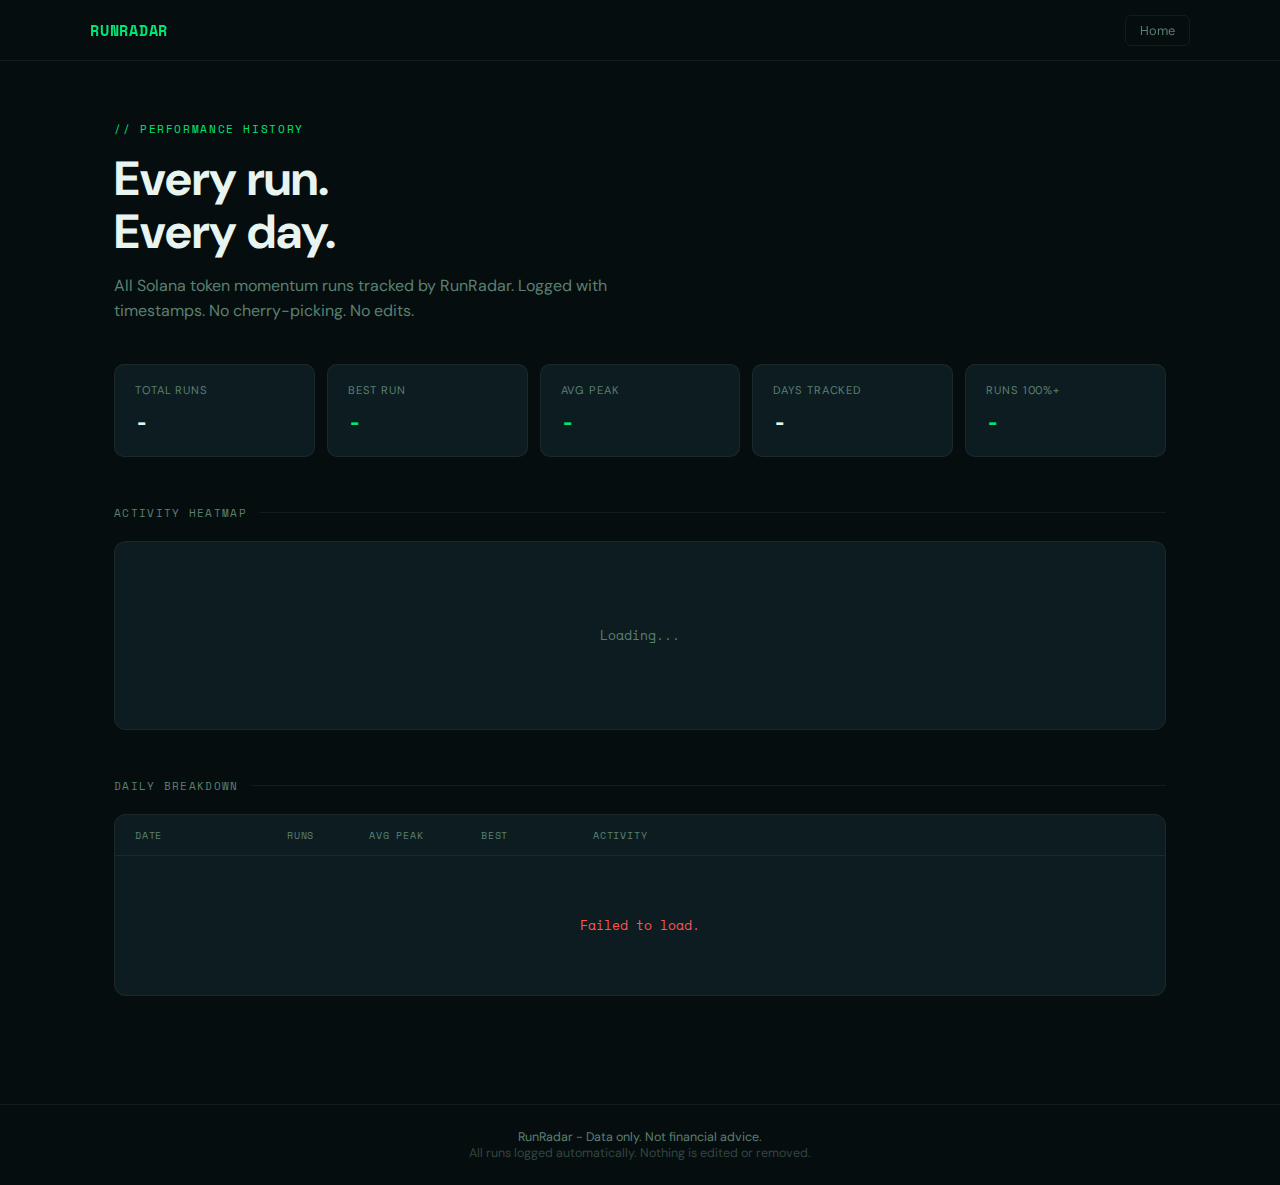
<file: performance.html>
<!DOCTYPE html>
<html lang="en" style="background:#060d0f">
<head>
<meta charset="UTF-8">
<meta name="viewport" content="width=device-width, initial-scale=1.0">
<title>RunRadar - Performance History</title>
<link href="https://fonts.googleapis.com/css2?family=Space+Mono:wght@400;700&family=DM+Sans:wght@300;400;500;700&display=swap" rel="stylesheet">
<script src="config.js"></script>
<style>
:root{--bg:#060d0f;--bg2:#0a1518;--card:#0d1c20;--b2:rgba(255,255,255,0.06);--green:#00e676;--text:#e8f4f0;--muted:#5a8070;--mono:"Space Mono",monospace;--sans:"DM Sans",sans-serif}
*,*::before,*::after{box-sizing:border-box;margin:0;padding:0}
body{font-family:var(--sans);background:var(--bg);color:var(--text);min-height:100vh;-webkit-font-smoothing:antialiased}
.navbar{position:sticky;top:0;z-index:100;background:rgba(6,13,15,0.92);backdrop-filter:blur(16px);border-bottom:1px solid var(--b2);padding:0 1.5rem}
.nav-inner{max-width:1100px;margin:0 auto;display:flex;align-items:center;justify-content:space-between;height:60px}
.brand{font-family:var(--mono);font-size:0.95rem;font-weight:700;color:var(--green);text-decoration:none;letter-spacing:0.05em}
.nav-home{font-size:0.8rem;color:var(--muted);text-decoration:none;border:1px solid var(--b2);padding:6px 14px;border-radius:6px;transition:all 0.2s}
.nav-home:hover{color:var(--text);border-color:var(--green)}
.hero{max-width:1100px;margin:0 auto;padding:60px 1.5rem 40px}
.hero-label{font-family:var(--mono);font-size:0.68rem;letter-spacing:0.15em;color:var(--green);text-transform:uppercase;margin-bottom:16px}
.hero-title{font-size:clamp(2rem,5vw,3rem);font-weight:700;line-height:1.1;margin-bottom:14px}
.hero-sub{font-size:1rem;color:var(--muted);max-width:500px;line-height:1.6}
.stats-bar{max-width:1100px;margin:0 auto;padding:0 1.5rem 48px;display:grid;grid-template-columns:repeat(auto-fit,minmax(150px,1fr));gap:12px}
.sc{background:var(--card);border:1px solid var(--b2);border-radius:10px;padding:18px 20px}
.sl{font-size:0.7rem;color:var(--muted);text-transform:uppercase;letter-spacing:0.08em;margin-bottom:8px}
.sv{font-family:var(--mono);font-size:1.4rem;font-weight:700;color:var(--green)}
.sv.w{color:var(--text)}
.section{max-width:1100px;margin:0 auto;padding:0 1.5rem 60px}
.stitle{font-family:var(--mono);font-size:0.68rem;letter-spacing:0.12em;text-transform:uppercase;color:var(--muted);margin-bottom:20px;display:flex;align-items:center;gap:12px}
.stitle::after{content:"";flex:1;height:1px;background:var(--b2)}
.hmwrap{background:var(--card);border:1px solid var(--b2);border-radius:12px;padding:24px;overflow-x:auto;margin-bottom:48px}
.hmgrid{display:flex;gap:4px;min-width:max-content}
.hmcol{display:flex;flex-direction:column;gap:4px}
.mlabels{display:flex;gap:4px;min-width:max-content;margin-bottom:6px}
.ml{font-family:var(--mono);font-size:0.62rem;color:var(--muted);width:18px;text-align:left}
.cell{width:14px;height:14px;border-radius:3px;background:var(--bg2);cursor:pointer;transition:transform 0.1s}
.cell:hover{transform:scale(1.4);z-index:10}
.cell[data-l="1"]{background:rgba(0,230,118,0.15)}
.cell[data-l="2"]{background:rgba(0,230,118,0.35)}
.cell[data-l="3"]{background:rgba(0,230,118,0.6)}
.cell[data-l="4"]{background:rgba(0,230,118,0.85)}
.cell[data-l="5"]{background:#00e676}
.legend{display:flex;align-items:center;gap:6px;margin-top:14px;font-size:0.7rem;color:var(--muted)}
.lc{width:12px;height:12px;border-radius:2px;flex-shrink:0}
.tooltip{position:fixed;background:#0d2520;border:1px solid var(--green);border-radius:8px;padding:10px 14px;font-size:0.78rem;pointer-events:none;z-index:999;display:none;white-space:nowrap;line-height:1.6}
.tt-d{color:var(--muted);font-family:var(--mono);font-size:0.7rem}
.tt-a{color:var(--green);font-family:var(--mono);font-weight:700}
.tblwrap{background:var(--card);border:1px solid var(--b2);border-radius:12px;overflow:hidden;margin-bottom:48px}
.tblhead{display:grid;grid-template-columns:140px 70px 100px 100px 1fr;padding:12px 20px;border-bottom:1px solid var(--b2);font-family:var(--mono);font-size:0.65rem;color:var(--muted);text-transform:uppercase;letter-spacing:0.08em;gap:12px}
.drow{display:grid;grid-template-columns:140px 70px 100px 100px 1fr;padding:14px 20px;border-bottom:1px solid var(--b2);align-items:center;gap:12px;cursor:pointer;transition:background 0.15s}
.drow:hover{background:rgba(0,230,118,0.04)}
.drow.exp{background:rgba(0,230,118,0.06)}
.d-dt{font-family:var(--mono);font-size:0.8rem;color:var(--text)}
.d-ct{font-family:var(--mono);font-size:0.82rem;color:var(--muted)}
.d-av{font-family:var(--mono);font-size:0.85rem;color:var(--green);font-weight:700}
.d-bst{font-family:var(--mono);font-size:0.85rem;color:var(--text)}
.bwrap{height:6px;background:var(--bg2);border-radius:3px}
.bar{height:100%;border-radius:3px;background:var(--green)}
.chips{display:none;padding:0 20px 16px;gap:8px;flex-wrap:wrap}
.chips.open{display:flex}
.chip{background:var(--bg2);border:1px solid var(--b2);border-radius:6px;padding:6px 12px;font-family:var(--mono);font-size:0.7rem;color:var(--muted);display:flex;gap:8px;align-items:center}
.cp{color:var(--green);font-weight:700}
.cs{color:var(--text)}
.loading{text-align:center;padding:60px;font-family:var(--mono);font-size:0.8rem;color:var(--muted)}
@keyframes blink{0%,100%{opacity:0.2}50%{opacity:1}}
.dot{display:inline-block;animation:blink 1s infinite}
.dot:nth-child(2){animation-delay:0.2s}
.dot:nth-child(3){animation-delay:0.4s}
footer{border-top:1px solid var(--b2);padding:24px 1.5rem;text-align:center;font-size:0.78rem;color:var(--muted)}
@media(max-width:600px){
.tblhead,.drow{grid-template-columns:110px 60px 80px 1fr}
.tblhead>*:nth-child(4),.drow>*:nth-child(4){display:none}
.stats-bar{grid-template-columns:1fr 1fr}}
</style>
</head>
<body>
<div class="tooltip" id="tt"><div class="tt-d" id="tt-d"></div><div id="tt-r"></div><div class="tt-a" id="tt-a"></div></div>
<nav class="navbar"><div class="nav-inner"><a href="/" class="brand">RUNRADAR</a><a href="/" class="nav-home">Home</a></div></nav>
<div class="hero">
<div class="hero-label">// Performance History</div>
<h1 class="hero-title">Every run.<br>Every day.</h1>
<p class="hero-sub">All Solana token momentum runs tracked by RunRadar. Logged with timestamps. No cherry-picking. No edits.</p>
</div>
<div class="stats-bar">
<div class="sc"><div class="sl">Total Runs</div><div class="sv w" id="s-tot">-</div></div>
<div class="sc"><div class="sl">Best Run</div><div class="sv" id="s-best">-</div></div>
<div class="sc"><div class="sl">Avg Peak</div><div class="sv" id="s-avg">-</div></div>
<div class="sc"><div class="sl">Days Tracked</div><div class="sv w" id="s-days">-</div></div>
<div class="sc"><div class="sl">Runs 100%+</div><div class="sv" id="s-100">-</div></div>
</div>
<div class="section">
<div class="stitle">Activity Heatmap</div>
<div class="hmwrap">
<div id="hml" class="loading">Loading<span class="dot">.</span><span class="dot">.</span><span class="dot">.</span></div>
<div id="hmc" style="display:none">
<div class="mlabels" id="mlab"></div>
<div class="hmgrid" id="hgrid"></div>
<div class="legend">
<span>Less</span>
<div class="lc" style="background:var(--bg2)"></div>
<div class="lc" style="background:rgba(0,230,118,0.15)"></div>
<div class="lc" style="background:rgba(0,230,118,0.35)"></div>
<div class="lc" style="background:rgba(0,230,118,0.6)"></div>
<div class="lc" style="background:#00e676"></div>
<span>More / Higher %</span>
</div>
</div>
</div>
<div class="stitle">Daily Breakdown</div>
<div class="tblwrap">
<div class="tblhead"><span>Date</span><span>Runs</span><span>Avg Peak</span><span>Best</span><span>Activity</span></div>
<div id="tbody"><div class="loading">Loading<span class="dot">.</span><span class="dot">.</span><span class="dot">.</span></div></div>
</div>
</div>
<footer>RunRadar - Data only. Not financial advice.<br><span style="opacity:0.5">All runs logged automatically. Nothing is edited or removed.</span></footer>
<script>
var API=(window.RUNRADAR&&window.RUNRADAR.apiBase)?window.RUNRADAR.apiBase:"https://app.runradar.app";
var tt=document.getElementById("tt");
async function load(){
  try{
    var r=await fetch(API+"/api/closed-public?limit=1000");
    var runs=await r.json();
    if(!Array.isArray(runs))runs=[];
    go(runs);
  }catch(e){
    document.getElementById("tbody").innerHTML="<div class=loading style='color:#f55'>Failed to load.</div>";
  }
}
function go(runs){
  var bd={};
  runs.forEach(function(r){if(!r.close_time)return;var d=r.close_time.split("T")[0];if(!bd[d])bd[d]=[];bd[d].push(r);});
  var days=Object.keys(bd).sort().reverse();
  var pcts=runs.map(function(r){return r.pnl_pct||0;});
  var best=pcts.length?Math.max.apply(null,pcts):0;
  var avg=pcts.length?pcts.reduce(function(a,b){return a+b;},0)/pcts.length:0;
  var o100=pcts.filter(function(p){return p>=100;}).length;
  document.getElementById("s-tot").textContent=runs.length;
  document.getElementById("s-best").textContent=best.toFixed(0)+"%";
  document.getElementById("s-avg").textContent=avg.toFixed(0)+"%";
  document.getElementById("s-days").textContent=days.length;
  document.getElementById("s-100").textContent=o100;
  heatmap(bd);
  table(bd,days);
}
function heatmap(bd){
  document.getElementById("hml").style.display="none";
  document.getElementById("hmc").style.display="block";
  var grid=document.getElementById("hgrid");
  var ml=document.getElementById("mlab");
  var today=new Date();
  var cur=new Date(today);
  cur.setDate(cur.getDate()-(26*7)+1);
  cur.setDate(cur.getDate()-cur.getDay());
  var weeks=[];
  while(cur<=today){
    var wk=[];
    for(var i=0;i<7;i++){
      var ds=cur.toISOString().split("T")[0];
      var dr=bd[ds]||[];
      var ap=dr.length?dr.reduce(function(a,r){return a+(r.pnl_pct||0);},0)/dr.length:0;
      wk.push({date:ds,count:dr.length,avg:ap});
      cur.setDate(cur.getDate()+1);
    }
    weeks.push(wk);
  }
  var lm=-1;var lh="";
  var names=["Jan","Feb","Mar","Apr","May","Jun","Jul","Aug","Sep","Oct","Nov","Dec"];
  weeks.forEach(function(wk){
    var m=new Date(wk[0].date+"T12:00:00Z").getMonth();
    if(m!==lm){lm=m;lh+="<div class=ml>"+names[m]+"</div>";}
    else lh+="<div class=ml></div>";
  });
  ml.innerHTML=lh;
  weeks.forEach(function(wk){
    var col=document.createElement("div");col.className="hmcol";
    wk.forEach(function(day){
      var cell=document.createElement("div");cell.className="cell";
      if(day.count>0){
        var lv=1;
        if(day.count>=3)lv=2;
        if(day.count>=5)lv=3;
        if(day.count>=7)lv=4;
        if(day.avg>=300)lv=5;
        cell.setAttribute("data-l",lv);
      }
      cell.addEventListener("mouseenter",function(e){
        if(!day.count)return;
        document.getElementById("tt-d").textContent=day.date;
        document.getElementById("tt-r").textContent=day.count+" run"+(day.count!==1?"s":"");
        document.getElementById("tt-a").textContent="avg +"+day.avg.toFixed(0)+"%";
        tt.style.display="block";
      });
      cell.addEventListener("mousemove",function(e){tt.style.left=(e.clientX+12)+"px";tt.style.top=(e.clientY-40)+"px";});
      cell.addEventListener("mouseleave",function(){tt.style.display="none";});
      col.appendChild(cell);
    });
    grid.appendChild(col);
  });
}
function table(bd,days){
  var tbody=document.getElementById("tbody");
  if(!days.length){tbody.innerHTML="<div class=loading>No data yet.</div>";return;}
  var avgs=days.map(function(d){var a=bd[d];return a.reduce(function(x,r){return x+(r.pnl_pct||0);},0)/a.length;});
  var maxA=Math.max.apply(null,avgs)||1;
  var h="";
  days.forEach(function(date,i){
    var arr=bd[date];
    var av=avgs[i];
    var bst=Math.max.apply(null,arr.map(function(r){return r.pnl_pct||0;}));
    var bp=Math.min(100,(av/maxA)*100);
    var dt=new Date(date+"T12:00:00Z");
    var fmt=dt.toLocaleDateString("en-US",{month:"short",day:"numeric",year:"numeric"});
    var chips=arr.map(function(r){
      return "<div class=chip><span class=cs>"+(r.symbol||"?")+"</span><span class=cp>+"+(r.pnl_pct||0).toFixed(0)+"%</span></div>";
    }).join("");
    h+="<div class=drow onclick=tog(this)>"+
      "<div class=d-dt>"+fmt+"</div>"+
      "<div class=d-ct>"+arr.length+"</div>"+
      "<div class=d-av>+"+av.toFixed(0)+"%</div>"+
      "<div class=d-bst>+"+bst.toFixed(0)+"%</div>"+
      "<div class=bwrap><div class=bar style='width:"+bp+"%'></div></div>"+
      "</div><div class=chips>"+chips+"</div>";
  });
  tbody.innerHTML=h;
}
function tog(row){var w=row.nextElementSibling;if(!w)return;w.classList.toggle("open");row.classList.toggle("exp");}
load();
</script>
</body>
</html>
</file>
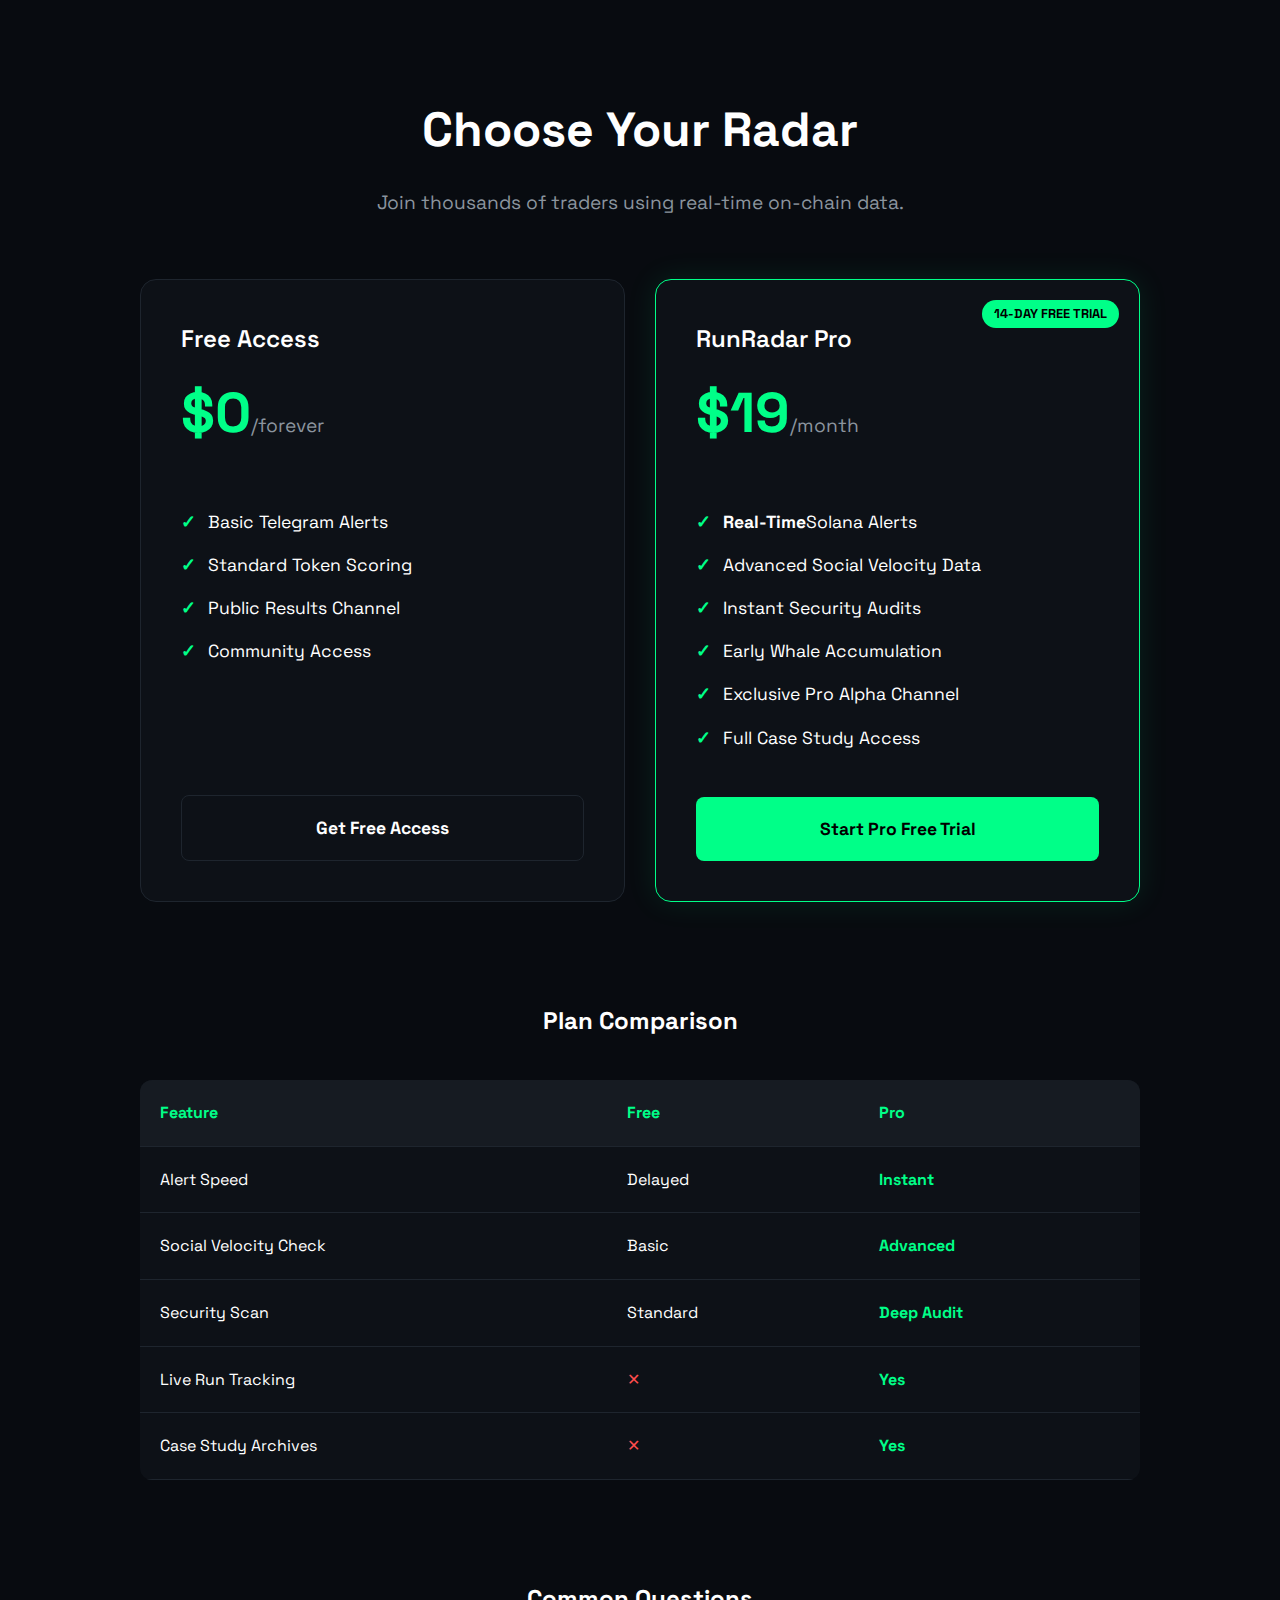
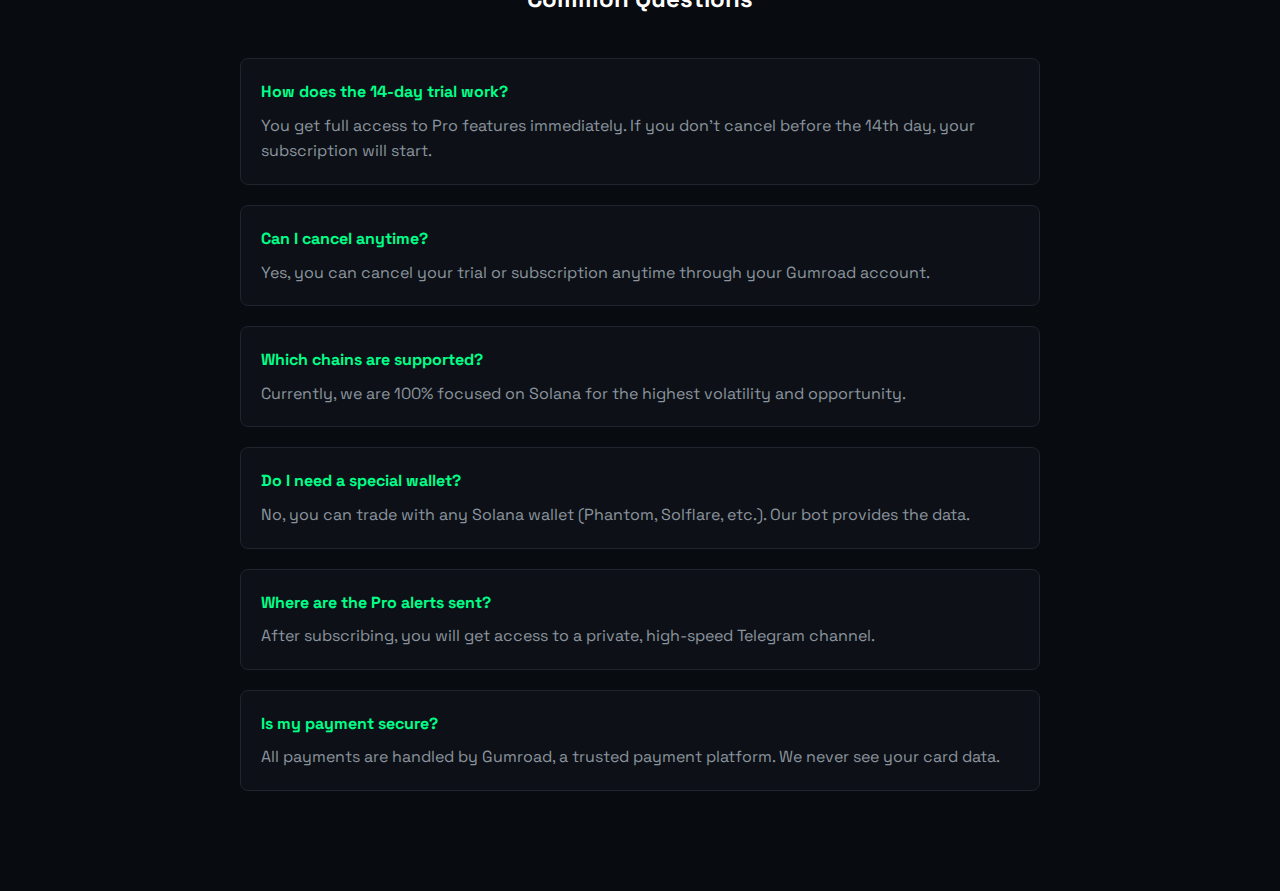
<file: pricing.html>
<!DOCTYPE html>
<html lang="en" style="background:#080b10">
<head>
  <meta charset="UTF-8">
  <meta name="viewport" content="width=device-width, initial-scale=1.0">
  <title>Pricing — RunRadar Pro</title>
  <link href="https://fonts.googleapis.com/css2?family=Space+Grotesk:wght@400;600;700&family=JetBrains+Mono:wght@400;500&display=swap" rel="stylesheet">
  <style>
    :root {
      --bg: #080b10;
      --accent: #00ff88;
      --text: #ffffff;
      --text-dim: #8b949e;
      --card-bg: #0d1117;
      --border: #1e252e;
    }
    body {
      font-family: 'Space Grotesk', sans-serif;
      background-color: var(--bg);
      color: var(--text);
      margin: 0;
      line-height: 1.6;
    }
    .container { max-width: 1000px; margin: 0 auto; padding: 60px 20px; }
    header { text-align: center; margin-bottom: 60px; }
    h1 { font-size: 3rem; margin-bottom: 10px; }
    p.subtitle { color: var(--text-dim); font-size: 1.2rem; }

    /* Pricing Cards */
    .pricing-grid {
      display: grid;
      grid-template-columns: 1fr 1fr;
      gap: 30px;
      margin-bottom: 60px;
    }
    .price-card {
      background: var(--card-bg);
      border: 1px solid var(--border);
      border-radius: 16px;
      padding: 40px;
      position: relative;
      transition: transform 0.3s ease;
      display: flex;
      flex-direction: column;
    }
    .price-card.featured {
      border-color: var(--accent);
      box-shadow: 0 0 30px rgba(0, 255, 136, 0.1);
    }
    .badge {
      position: absolute; top: 20px; right: 20px;
      background: var(--accent); color: #000;
      padding: 4px 12px; border-radius: 20px;
      font-size: 0.8rem; font-weight: bold;
    }
    .tier-name { font-size: 1.5rem; font-weight: 600; margin-bottom: 10px; }
    .price { font-size: 3.5rem; font-weight: 700; margin-bottom: 20px; color: var(--accent); }
    .price span { font-size: 1.2rem; color: var(--text-dim); font-weight: 400; }

    .features { list-style: none; padding: 0; margin: 30px 0; flex-grow: 1; }
    .features li { margin-bottom: 15px; display: flex; align-items: center; font-size: 1.1rem; }
    .features li::before { content: "✓"; color: var(--accent); margin-right: 12px; font-weight: bold; }

    .btn {
      display: block; width: 100%; padding: 18px;
      border-radius: 8px; text-align: center;
      text-decoration: none; font-weight: bold;
      font-size: 1.1rem; transition: 0.3s;
      box-sizing: border-box;
    }
    .btn-free { border: 1px solid var(--border); color: var(--text); }
    .btn-pro { background: var(--accent); color: #000; }
    .btn-pro:hover { box-shadow: 0 0 20px rgba(0, 255, 136, 0.4); transform: scale(1.02); }

    /* Comparison Table */
    .comparison-section { margin-top: 100px; }
    .comparison-section h2 { text-align: center; margin-bottom: 40px; }
    table { width: 100%; border-collapse: collapse; background: var(--card-bg); border-radius: 12px; overflow: hidden; }
    th, td { padding: 20px; text-align: left; border-bottom: 1px solid var(--border); }
    th { background: #161b22; color: var(--accent); }
    .check { color: var(--accent); font-weight: bold; }
    .cross { color: #ff4d4d; }

    /* FAQ */
    .faq { max-width: 800px; margin: 100px auto 40px; }
    .faq h2 { text-align: center; margin-bottom: 40px; }
    .faq-item { margin-bottom: 20px; background: var(--card-bg); border: 1px solid var(--border); border-radius: 8px; padding: 20px; }
    .faq-q { font-weight: bold; color: var(--accent); margin-bottom: 8px; display: block; }
    .faq-a { color: var(--text-dim); }

    @media (max-width: 768px) {
      .pricing-grid { grid-template-columns: 1fr; }
      h1 { font-size: 2.2rem; }
    }
  </style>
</head>
<body>

  <div class="container">
    <header>
      <h1>Choose Your Radar</h1>
      <p class="subtitle">Join thousands of traders using real-time on-chain data.</p>
    </header>

    <div class="pricing-grid">
      <div class="price-card">
        <div class="tier-name">Free Access</div>
        <div class="price">$0<span>/forever</span></div>
        <ul class="features">
          <li>Basic Telegram Alerts</li>
          <li>Standard Token Scoring</li>
          <li>Public Results Channel</li>
          <li>Community Access</li>
        </ul>
        <a href="https://t.me/scannerpreview" class="btn btn-free">Get Free Access</a>
      </div>

      <div class="price-card featured">
        <div class="badge">14-DAY FREE TRIAL</div>
        <div class="tier-name">RunRadar Pro</div>
        <div class="price">$19<span>/month</span></div>
        <ul class="features">
          <li><b>Real-Time</b> Solana Alerts</li>
          <li>Advanced Social Velocity Data</li>
          <li>Instant Security Audits</li>
          <li>Early Whale Accumulation</li>
          <li>Exclusive Pro Alpha Channel</li>
          <li>Full Case Study Access</li>
        </ul>
        <a href="https://runradar.gumroad.com/l/access" class="btn btn-pro">Start Pro Free Trial</a>
      </div>
    </div>

    <div class="comparison-section">
      <h2>Plan Comparison</h2>
      <table>
        <thead>
          <tr>
            <th>Feature</th>
            <th>Free</th>
            <th>Pro</th>
          </tr>
        </thead>
        <tbody>
          <tr><td>Alert Speed</td><td>Delayed</td><td><span class="check">Instant</span></td></tr>
          <tr><td>Social Velocity Check</td><td>Basic</td><td><span class="check">Advanced</span></td></tr>
          <tr><td>Security Scan</td><td>Standard</td><td><span class="check">Deep Audit</span></td></tr>
          <tr><td>Live Run Tracking</td><td><span class="cross">✕</span></td><td><span class="check">Yes</span></td></tr>
          <tr><td>Case Study Archives</td><td><span class="cross">✕</span></td><td><span class="check">Yes</span></td></tr>
        </tbody>
      </table>
    </div>

    <section class="faq">
      <h2>Common Questions</h2>
      <div class="faq-item">
        <span class="faq-q">How does the 14-day trial work?</span>
        <span class="faq-a">You get full access to Pro features immediately. If you don't cancel before the 14th day, your subscription will start.</span>
      </div>
      <div class="faq-item">
        <span class="faq-q">Can I cancel anytime?</span>
        <span class="faq-a">Yes, you can cancel your trial or subscription anytime through your Gumroad account.</span>
      </div>
      <div class="faq-item">
        <span class="faq-q">Which chains are supported?</span>
        <span class="faq-a">Currently, we are 100% focused on Solana for the highest volatility and opportunity.</span>
      </div>
      <div class="faq-item">
        <span class="faq-q">Do I need a special wallet?</span>
        <span class="faq-a">No, you can trade with any Solana wallet (Phantom, Solflare, etc.). Our bot provides the data.</span>
      </div>
      <div class="faq-item">
        <span class="faq-q">Where are the Pro alerts sent?</span>
        <span class="faq-a">After subscribing, you will get access to a private, high-speed Telegram channel.</span>
      </div>
      <div class="faq-item">
        <span class="faq-q">Is my payment secure?</span>
        <span class="faq-a">All payments are handled by Gumroad, a trusted payment platform. We never see your card data.</span>
      </div>
    </section>
  </div>

</body>
</html>
</file>
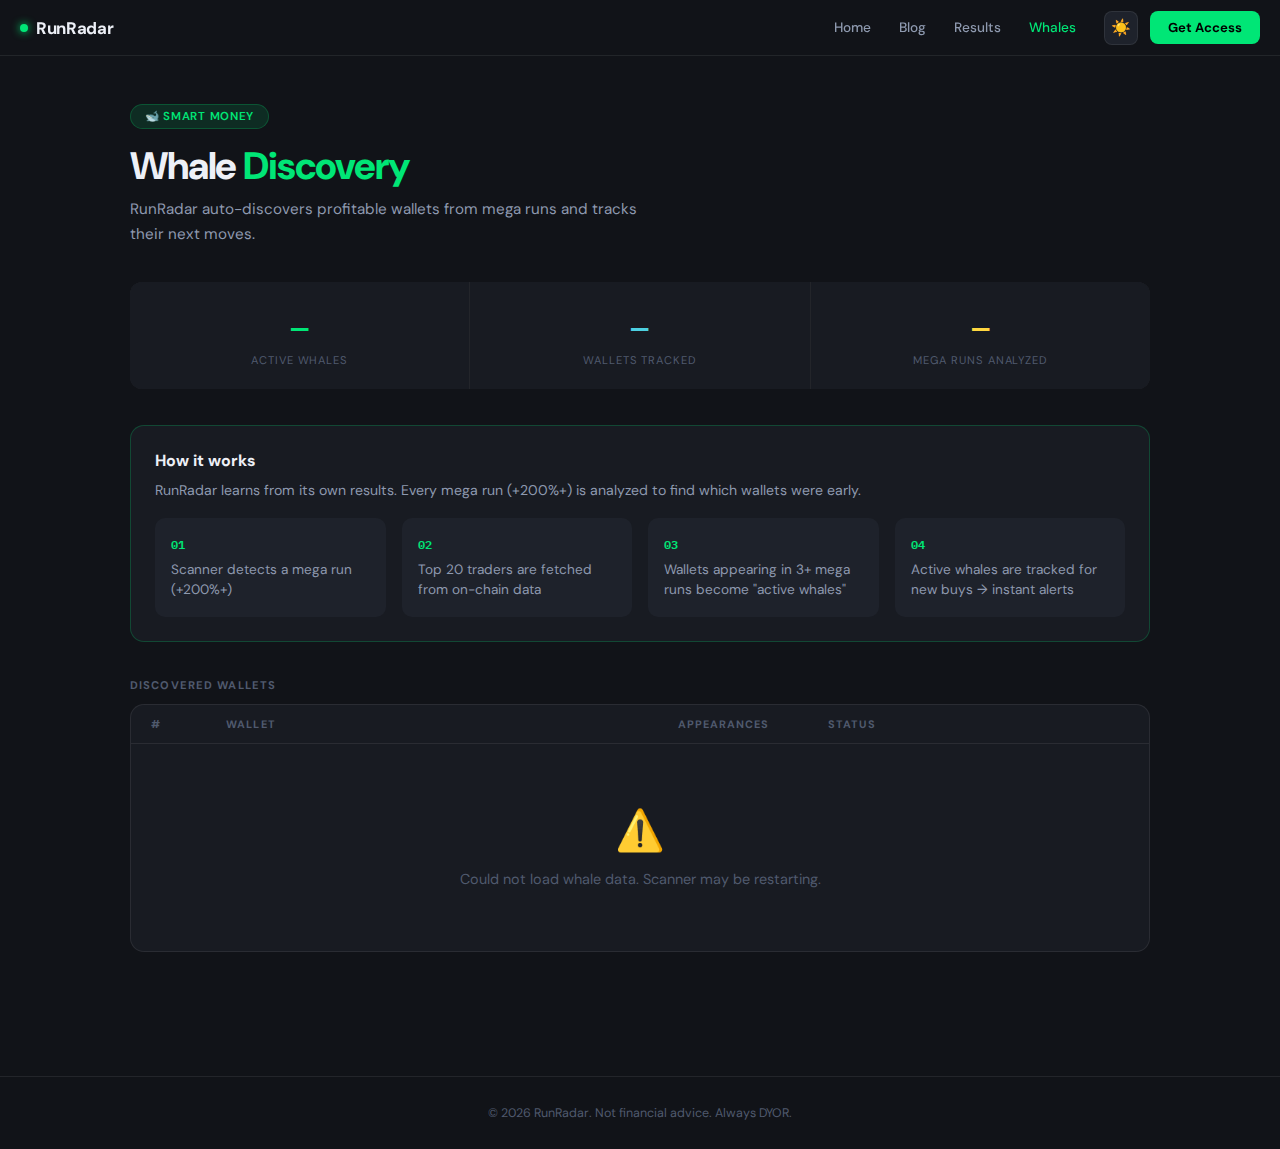
<file: whales.html>
<!DOCTYPE html>
<html lang="en" data-theme="dark">
<head>
  <meta charset="UTF-8">
  <meta name="viewport" content="width=device-width, initial-scale=1.0">
  <title>RunRadar Whales — Smart Money Tracker</title>
  <meta name="description" content="RunRadar auto-discovers profitable whale wallets from mega runs and tracks their moves in real-time." />
  <link rel="preconnect" href="https://fonts.googleapis.com">
  <link rel="preconnect" href="https://fonts.gstatic.com" crossorigin>
  <link href="https://fonts.googleapis.com/css2?family=DM+Sans:opsz,wght@9..40,400;9..40,500;9..40,600;9..40,700;9..40,800&family=IBM+Plex+Mono:wght@400;500;600&display=swap" rel="stylesheet">
  <style>
    [data-theme="dark"] {
      --bg: #111318; --bg2: #181b22; --bg3: #1e222b; --bg4: #22262f;
      --border: rgba(255,255,255,0.08); --border2: rgba(255,255,255,0.14);
      --text: #edf0f7; --text2: #8e99af; --text3: #505a6e;
      --green: #00e676; --gdim: rgba(0,230,118,0.12); --gborder: rgba(0,230,118,0.22);
      --yellow: #ffd740; --cyan: #4dd0e1; --blue: #42a5f5;
      --nav-bg: rgba(17,19,24,0.88);
    }
    [data-theme="light"] {
      --bg: #f5f6f8; --bg2: #ffffff; --bg3: #ebedf2; --bg4: #e2e5ea;
      --border: rgba(0,0,0,0.08); --border2: rgba(0,0,0,0.14);
      --text: #1a1d24; --text2: #5c6578; --text3: #9aa2b2;
      --green: #00c853; --gdim: rgba(0,200,83,0.1); --gborder: rgba(0,200,83,0.25);
      --yellow: #f9a825; --cyan: #0097a7; --blue: #1e88e5;
      --nav-bg: rgba(245,246,248,0.88);
    }

    *, *::before, *::after { box-sizing: border-box; margin: 0; padding: 0; }
    body { font-family: 'DM Sans', sans-serif; background: var(--bg); color: var(--text); min-height: 100vh; -webkit-font-smoothing: antialiased; transition: background 0.3s, color 0.3s; }
    .mono { font-family: 'IBM Plex Mono', monospace; }

    nav { position: sticky; top: 0; z-index: 100; background: var(--nav-bg); backdrop-filter: blur(14px); border-bottom: 1px solid var(--border); padding: 0 20px; height: 56px; display: flex; align-items: center; gap: 12px; }
    .nav-logo { display: flex; align-items: center; gap: 8px; font-weight: 700; font-size: 1.05rem; text-decoration: none; color: var(--text); letter-spacing: -0.02em; }
    .nav-dot { width: 8px; height: 8px; border-radius: 50%; background: var(--green); box-shadow: 0 0 8px var(--green); }
    .nav-links { display: flex; gap: 4px; margin-left: auto; }
    .nav-link { font-size: 0.85rem; font-weight: 500; padding: 6px 12px; border-radius: 6px; text-decoration: none; color: var(--text2); transition: all 0.2s; }
    .nav-link:hover { color: var(--text); background: var(--gdim); }
    .nav-link.active { color: var(--green); }
    .nav-cta { font-size: 0.82rem; font-weight: 700; padding: 8px 18px; border-radius: 8px; background: var(--green); color: #000; text-decoration: none; }
    .theme-toggle { width: 34px; height: 34px; border-radius: 8px; display: flex; align-items: center; justify-content: center; font-size: 1rem; background: var(--bg3); border: 1px solid var(--border); cursor: pointer; margin-left: 4px; }

    .main { max-width: 1060px; margin: 0 auto; padding: 48px 20px 60px; }

    .page-head { margin-bottom: 36px; }
    .page-tag { display: inline-flex; align-items: center; gap: 6px; background: var(--gdim); border: 1px solid var(--gborder); border-radius: 999px; padding: 4px 14px; font-size: 0.72rem; font-weight: 600; color: var(--green); letter-spacing: 0.06em; text-transform: uppercase; margin-bottom: 16px; }
    .page-head h1 { font-size: clamp(1.8rem, 4vw, 2.4rem); font-weight: 800; line-height: 1.1; margin-bottom: 10px; letter-spacing: -0.03em; }
    .page-head h1 span { color: var(--green); }
    .page-head p { font-size: 0.95rem; color: var(--text2); max-width: 520px; line-height: 1.6; }

    /* STATS */
    .whale-stats { display: grid; grid-template-columns: repeat(3, 1fr); gap: 1px; background: var(--border); border-radius: 12px; overflow: hidden; margin-bottom: 36px; }
    .ws-box { background: var(--bg2); padding: 22px 20px; text-align: center; }
    .ws-val { font-family: 'IBM Plex Mono', monospace; font-size: 1.8rem; font-weight: 600; }
    .ws-val.green { color: var(--green); }
    .ws-val.cyan { color: var(--cyan); }
    .ws-val.yellow { color: var(--yellow); }
    .ws-lbl { font-size: 0.7rem; color: var(--text3); text-transform: uppercase; letter-spacing: 0.08em; margin-top: 4px; }
    @media(max-width:480px) { .whale-stats { grid-template-columns: 1fr; } }

    /* INFO CARD */
    .info-card {
      background: var(--bg2);
      border: 1px solid var(--gborder);
      border-radius: 14px;
      padding: 24px;
      margin-bottom: 36px;
    }
    .info-card h3 { font-size: 1rem; font-weight: 700; margin-bottom: 8px; }
    .info-card p { font-size: 0.88rem; color: var(--text2); line-height: 1.65; }
    .info-steps { display: grid; grid-template-columns: repeat(auto-fit, minmax(200px, 1fr)); gap: 16px; margin-top: 16px; }
    .info-step { background: var(--bg3); border-radius: 10px; padding: 16px; }
    .info-step-num { font-family: 'IBM Plex Mono', monospace; font-size: 0.72rem; font-weight: 600; color: var(--green); margin-bottom: 6px; }
    .info-step-text { font-size: 0.85rem; color: var(--text2); line-height: 1.5; }

    /* TABLE */
    .sec-label { font-size: 0.7rem; font-weight: 700; color: var(--text3); text-transform: uppercase; letter-spacing: 0.1em; margin-bottom: 12px; }
    .table-wrap { background: var(--bg2); border: 1px solid var(--border); border-radius: 14px; overflow: hidden; }
    .table-header { display: grid; grid-template-columns: 0.5fr 3fr 1fr 2fr; padding: 12px 20px; border-bottom: 1px solid var(--border); }
    .th { font-size: 0.68rem; font-weight: 700; color: var(--text3); text-transform: uppercase; letter-spacing: 0.1em; }
    .whale-row { display: grid; grid-template-columns: 0.5fr 3fr 1fr 2fr; padding: 14px 20px; border-bottom: 1px solid var(--border); align-items: center; transition: background 0.15s; opacity: 0; animation: fadeup 0.3s forwards; }
    .whale-row:last-child { border-bottom: none; }
    .whale-row:hover { background: var(--bg3); }
    @keyframes fadeup { to { opacity:1; } }

    .whale-rank { font-family: 'IBM Plex Mono', monospace; font-size: 0.82rem; font-weight: 600; color: var(--text3); }
    .whale-addr { font-family: 'IBM Plex Mono', monospace; font-size: 0.82rem; color: var(--text); word-break: break-all; }
    .whale-addr a { color: var(--cyan); text-decoration: none; }
    .whale-addr a:hover { text-decoration: underline; }
    .whale-count { font-family: 'IBM Plex Mono', monospace; font-size: 0.9rem; font-weight: 600; color: var(--green); }
    .whale-badge { display: inline-block; font-size: 0.67rem; font-weight: 700; padding: 3px 10px; border-radius: 999px; background: var(--gdim); color: var(--green); border: 1px solid var(--gborder); }
    .whale-badge.tracking { background: rgba(66,165,245,0.1); color: var(--blue); border-color: rgba(66,165,245,0.25); }

    .empty-state { text-align: center; padding: 60px 20px; color: var(--text3); }
    .empty-state .emoji { font-size: 2.5rem; margin-bottom: 12px; }
    .empty-state p { font-size: 0.9rem; line-height: 1.6; }

    @media(max-width:640px) {
      .table-header { grid-template-columns: 3fr 1fr; }
      .whale-row { grid-template-columns: 3fr 1fr; }
      .th:nth-child(1), .th:nth-child(4), .whale-row>*:nth-child(1), .whale-row>*:nth-child(4) { display: none; }
    }

    footer { margin-top: 64px; border-top: 1px solid var(--border); padding: 28px 20px; text-align: center; }
    footer p { font-size: 0.78rem; color: var(--text3); }
  </style>
</head>
<body>

<nav>
  <a href="/" class="nav-logo"><div class="nav-dot"></div>RunRadar</a>
  <div class="nav-links">
    <a href="/" class="nav-link">Home</a>
    <a href="/blog" class="nav-link">Blog</a>
    <a href="/results" class="nav-link">Results</a>
    <a href="/whales" class="nav-link active">Whales</a>
  </div>
  <button class="theme-toggle" onclick="toggleTheme()" id="theme-btn">☀️</button>
  <a href="/pricing" class="nav-cta">Get Access</a>
</nav>

<div class="main">
  <div class="page-head">
    <div class="page-tag">🐋 Smart Money</div>
    <h1>Whale <span>Discovery</span></h1>
    <p>RunRadar auto-discovers profitable wallets from mega runs and tracks their next moves.</p>
  </div>

  <div class="whale-stats">
    <div class="ws-box">
      <div class="ws-val green" id="ws-active">—</div>
      <div class="ws-lbl">Active Whales</div>
    </div>
    <div class="ws-box">
      <div class="ws-val cyan" id="ws-tracked">—</div>
      <div class="ws-lbl">Wallets Tracked</div>
    </div>
    <div class="ws-box">
      <div class="ws-val yellow" id="ws-mints">—</div>
      <div class="ws-lbl">Mega Runs Analyzed</div>
    </div>
  </div>

  <div class="info-card">
    <h3>How it works</h3>
    <p>RunRadar learns from its own results. Every mega run (+200%+) is analyzed to find which wallets were early.</p>
    <div class="info-steps">
      <div class="info-step">
        <div class="info-step-num">01</div>
        <div class="info-step-text">Scanner detects a mega run (+200%+)</div>
      </div>
      <div class="info-step">
        <div class="info-step-num">02</div>
        <div class="info-step-text">Top 20 traders are fetched from on-chain data</div>
      </div>
      <div class="info-step">
        <div class="info-step-num">03</div>
        <div class="info-step-text">Wallets appearing in 3+ mega runs become "active whales"</div>
      </div>
      <div class="info-step">
        <div class="info-step-num">04</div>
        <div class="info-step-text">Active whales are tracked for new buys → instant alerts</div>
      </div>
    </div>
  </div>

  <div class="sec-label">Discovered Wallets</div>
  <div class="table-wrap">
    <div class="table-header">
      <div class="th">#</div>
      <div class="th">Wallet</div>
      <div class="th">Appearances</div>
      <div class="th">Status</div>
    </div>
    <div id="wallets-body">
      <div class="empty-state">
        <div class="emoji">🐋</div>
        <p>Loading whale data...</p>
      </div>
    </div>
  </div>
</div>

<footer>
  <p>© 2026 RunRadar. Not financial advice. Always DYOR.</p>
</footer>

<script>
var API = 'https://app.runradar.app';

function toggleTheme() {
  var html = document.documentElement;
  var next = html.dataset.theme === 'dark' ? 'light' : 'dark';
  html.dataset.theme = next;
  document.getElementById('theme-btn').textContent = next === 'dark' ? '☀️' : '🌙';
  localStorage.setItem('rr-theme', next);
}
(function() {
  var saved = localStorage.getItem('rr-theme');
  if (saved) {
    document.documentElement.dataset.theme = saved;
    document.getElementById('theme-btn').textContent = saved === 'dark' ? '☀️' : '🌙';
  }
})();

async function loadWhales() {
  try {
    var resp = await fetch(API + '/whales');
    var data = await resp.json();

    var disc = data.discovery || {};
    document.getElementById('ws-active').textContent = disc.active_whales || 0;
    document.getElementById('ws-tracked').textContent = disc.tracked_wallets || 0;
    document.getElementById('ws-mints').textContent = disc.processed_mints || 0;

    var stats = data.wallet_stats || [];
    if (!stats.length) {
      document.getElementById('wallets-body').innerHTML =
        '<div class="empty-state"><div class="emoji">🔍</div>' +
        '<p>No whale wallets discovered yet.<br>The system learns automatically from mega runs (+200%+).<br>Check back after a few strong runs!</p></div>';
      return;
    }

    document.getElementById('wallets-body').innerHTML = stats.map(function(w, i) {
      var addr = w.wallet || '';
      var short = addr.substring(0, 6) + '…' + addr.substring(addr.length - 4);
      var badge = w.is_active
        ? '<span class="whale-badge tracking">🐋 Active</span>'
        : '<span class="whale-badge">' + w.appearances + '/' + (disc.min_appearances || 3) + '</span>';
      return '<div class="whale-row" style="animation-delay:' + (i * 0.03) + 's">' +
        '<div class="whale-rank">' + (i + 1) + '</div>' +
        '<div class="whale-addr"><a href="https://solscan.io/account/' + addr + '" target="_blank" rel="noopener">' + short + '</a></div>' +
        '<div class="whale-count">' + w.appearances + '</div>' +
        '<div>' + badge + '</div>' +
        '</div>';
    }).join('');

  } catch(e) {
    document.getElementById('wallets-body').innerHTML =
      '<div class="empty-state"><div class="emoji">⚠️</div><p>Could not load whale data. Scanner may be restarting.</p></div>';
  }
}

loadWhales();
setInterval(loadWhales, 60000);
</script>
</body>
</html>
</file>
